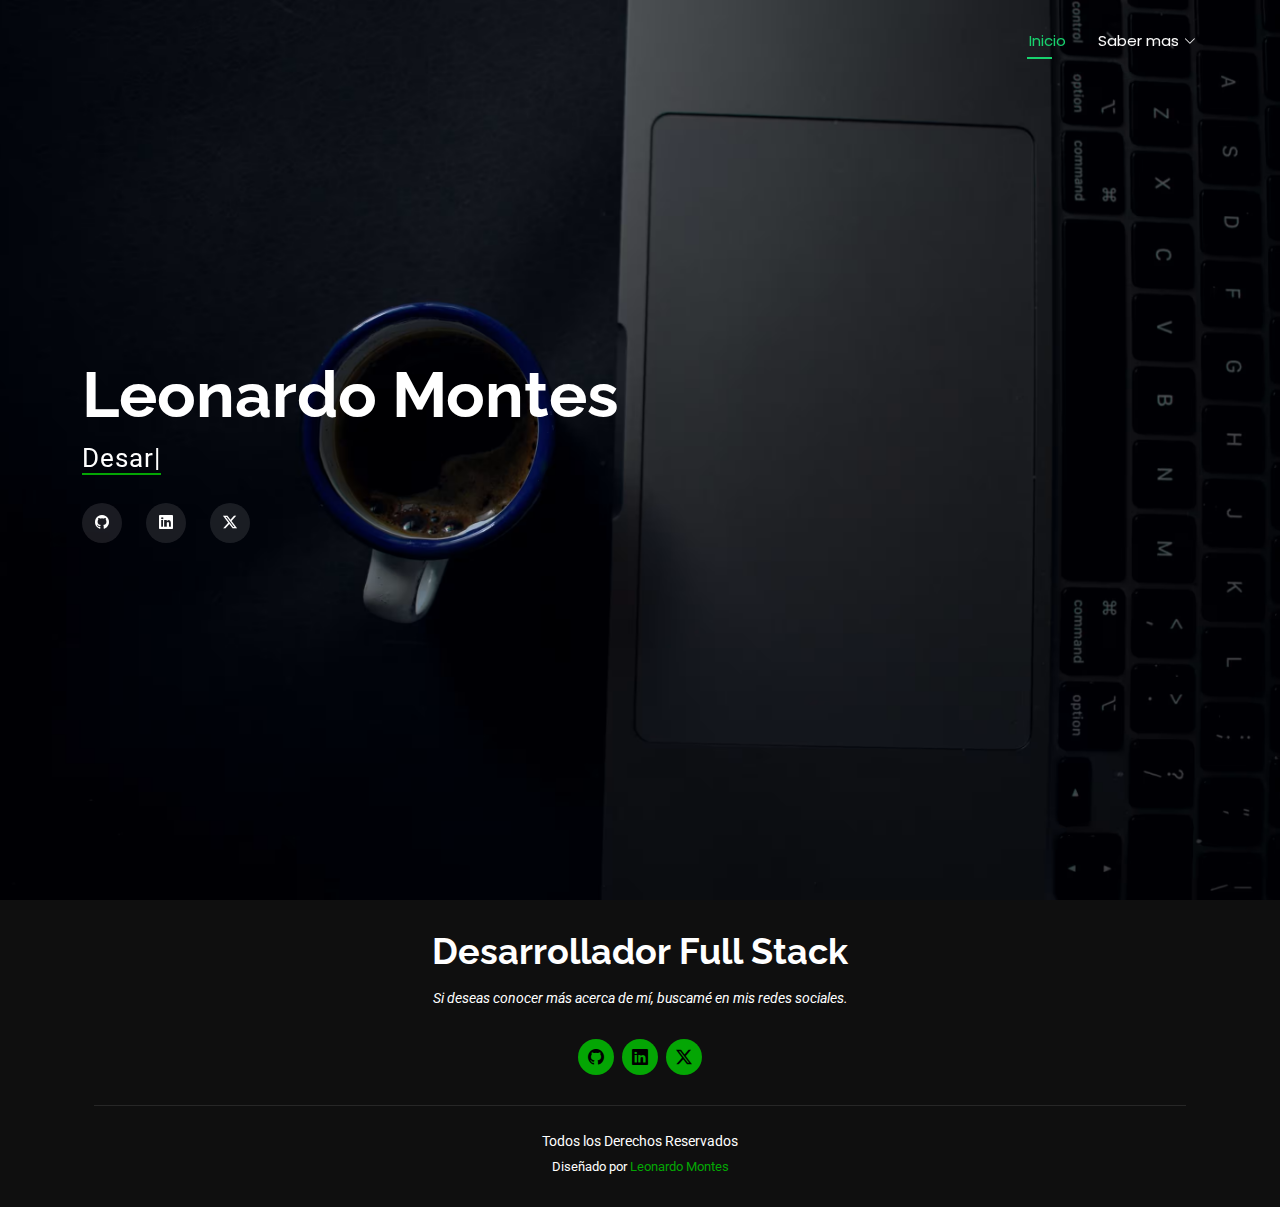
<file: index.html>
<!DOCTYPE html>
<html lang="en">
<head>
    <meta charset="utf-8">
    <meta content="width=device-width, initial-scale=1.0" name="viewport">
    <title>Leonardo Montes</title>
    <meta name="author" content="Leonardo Montes">
    <meta name="description" content="Desarrollador Full Stack 2 años de experiencia Curriculum Vitae">
    <link href="assets/img/favicon.png" rel="icon">
    <link href="assets/vendor/bootstrap/css/bootstrap.min.css" rel="stylesheet">
    <link href="assets/vendor/bootstrap-icons/bootstrap-icons.css" rel="stylesheet">
    <link href="assets/vendor/aos/aos.css" rel="stylesheet">
    <link href="assets/css/main.css" rel="stylesheet">
    <link href="https://fonts.googleapis.com" rel="preconnect">
    <link href="https://fonts.gstatic.com" rel="preconnect" crossorigin>
    <link href="https://fonts.googleapis.com/css2?family=Roboto:ital,wght@0,100;0,300;0,400;0,500;0,700;0,900;1,100;1,300;1,400;1,500;1,700;1,900&family=Poppins:ital,wght@0,100;0,200;0,300;0,400;0,500;0,600;0,700;0,800;0,900;1,100;1,200;1,300;1,400;1,500;1,600;1,700;1,800;1,900&family=Raleway:ital,wght@0,100;0,200;0,300;0,400;0,500;0,600;0,700;0,800;0,900;1,100;1,200;1,300;1,400;1,500;1,600;1,700;1,800;1,900&display=swap"
          rel="stylesheet">
</head>
<body class="index-page">
<header id="header" class="header d-flex align-items-center fixed-top">
    <div class="container-fluid container-xl position-relative d-flex align-items-center justify-content-between">
        <a href="index.html" class="logo d-flex align-items-center" aria-label="inicio"></a>
        <nav id="navmenu" class="navmenu">
            <ul>
                <li><a href="index.html" class="active" aria-label="inicio">Inicio</a></li>
                <li class="dropdown"><a href="#"><span>Saber mas</span> <i
                        class="bi bi-chevron-down toggle-dropdown"></i></a>
                    <ul>
                        <li><a href="app/acerca.html">Acerca de mí</a></li>
                        <li><a href="app/servicios.html">Servicios</a></li>
                        <li><a href="app/portafolio.html">Portafolio</a></li>
                        <li><a href="app/resume.html">Trayectoria</a></li>
                        <li><a href="app/contacto.html">Contacto</a></li>
                    </ul>
                </li>
            </ul>
            <i class="mobile-nav-toggle d-xl-none bi bi-list"></i>
        </nav>
    </div>
</header>
<main class="main">
    <section id="hero" class="hero section dark-background">
        <img src="assets/img/prueba2.avif" alt="" data-aos="fade-in">
        <div class="container" data-aos="zoom-out" data-aos-delay="100">
            <h2>Leonardo Montes</h2>
            <p><span class="typed" data-typed-items="Desarrollador, Full Stack, Freelance"></span><span
                    class="typed-cursor typed-cursor--blink"></span></p>
            <div class="social-links">
                <a href="https://github.com/LFMG1993" target="_blank" aria-label="github"><i class="bi bi-github"></i></a>
                <a href="https://linkedin.com/in/lfmg1993" target="_blank" aria-label="linkedin"><i class="bi bi-linkedin"></i></a>
                <a href="https://x.com/LFMG1993" target="_blank" aria-label="twitter x"><i class="bi bi-twitter-x"></i></a>
            </div>
        </div>
    </section>
</main>
<footer id="footer" class="footer dark-background">
    <div class="container">
        <h3 class="sitename">Desarrollador Full Stack</h3>
        <p>Si deseas conocer más acerca de mí, buscamé en mis redes sociales.</p>
        <div class="social-links d-flex justify-content-center">
            <a href="https://github.com/LFMG1993" target="_blank" aria-label="github"><i class="bi bi-github"></i></a>
            <a href="https://linkedin.com/in/lfmg1993" target="_blank" aria-label="linkedin"><i class="bi bi-linkedin"></i></a>
            <a href="https://x.com/LFMG1993" target="_blank"><i class="bi bi-twitter-x" aria-label="twitter x"></i></a>
        </div>
        <div class="container">
            <div class="copyright">
                <span>Todos los Derechos Reservados</span>
            </div>
            <div class="credits">
                Diseñado por <a href="https://github.com/LFMG1993" target="_blank">Leonardo Montes</a>
            </div>
        </div>
    </div>
</footer>
<a href="#" id="scroll-top" class="scroll-top d-flex align-items-center justify-content-center"><i
        class="bi bi-arrow-up-short"></i></a>
<div id="preloader"></div>
<script src="assets/vendor/bootstrap/js/bootstrap.bundle.min.js"></script>
<script src="assets/vendor/php-email-form/validate.js"></script>
<script src="assets/vendor/aos/aos.js"></script>
<script src="assets/vendor/typed.js/typed.umd.js"></script>
<script src="assets/vendor/purecounter/purecounter_vanilla.js"></script>
<script src="assets/vendor/glightbox/js/glightbox.js"></script>
<script src="assets/js/main.js"></script>
</body>
</html>
</file>
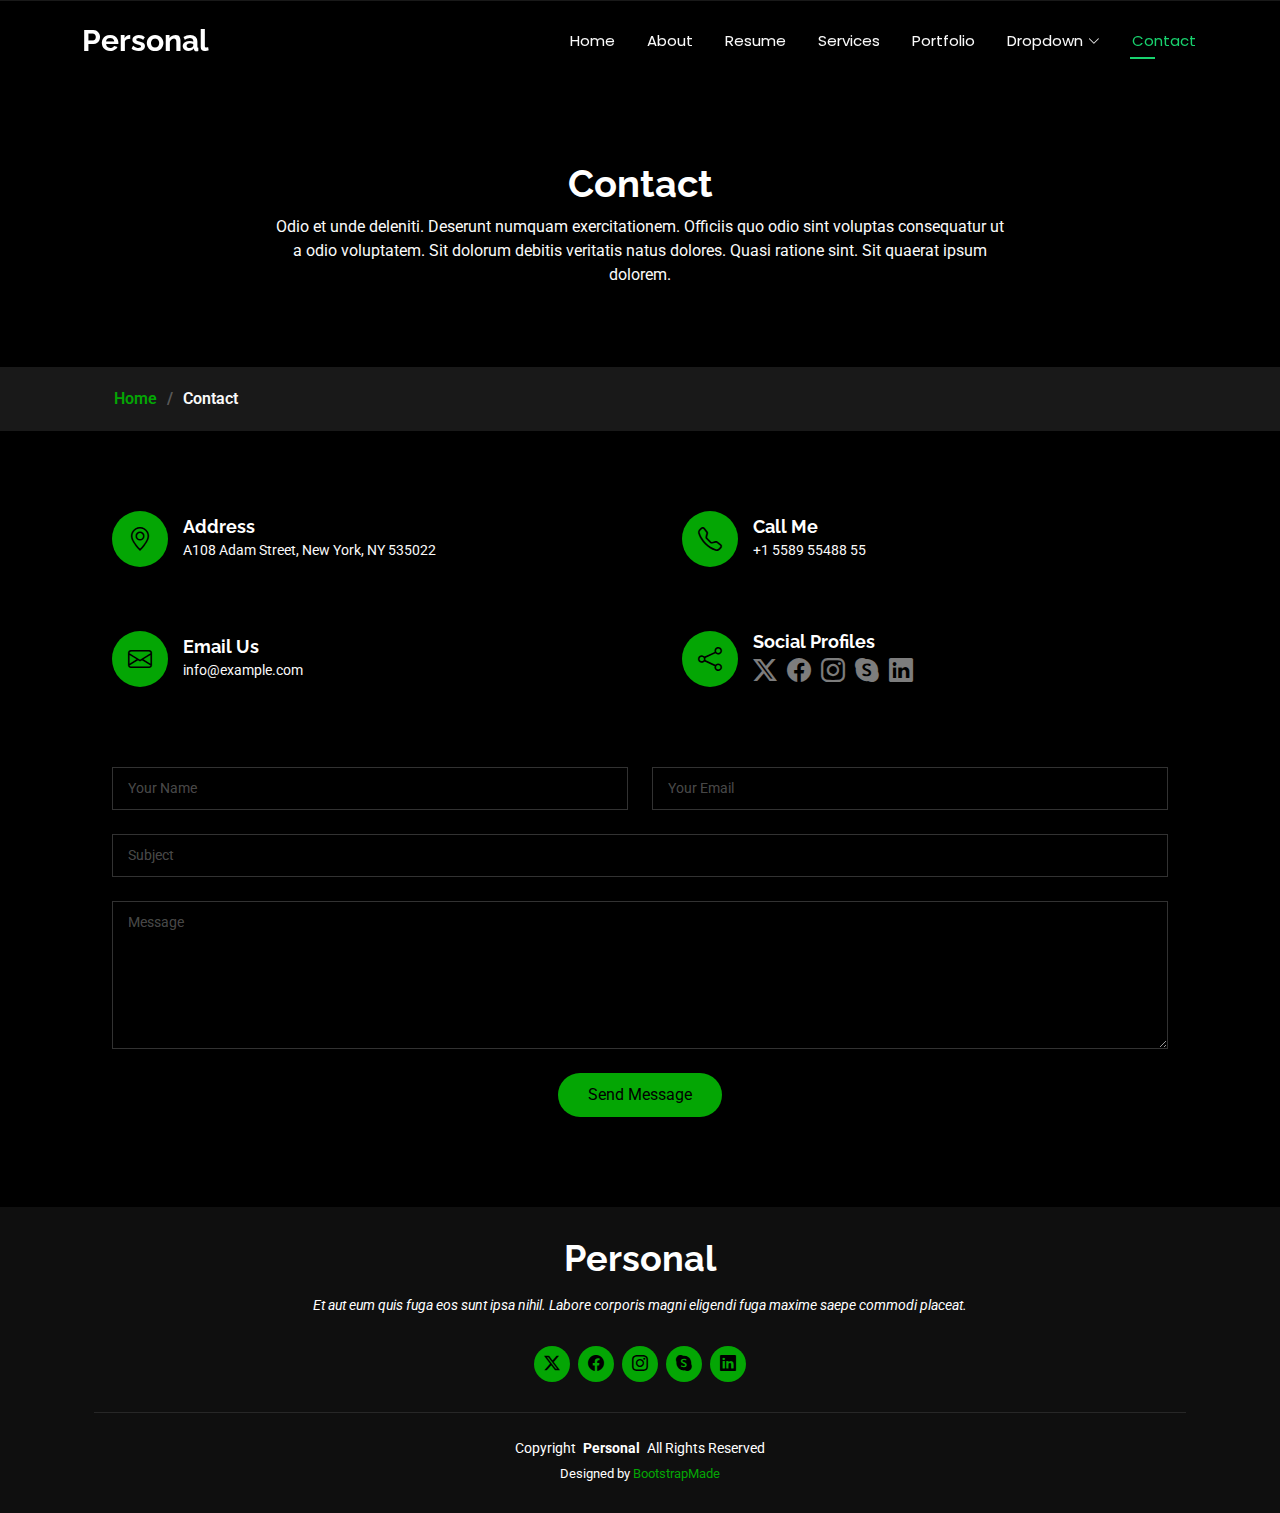
<file: contact.html>
<!DOCTYPE html>
<html lang="en">

<head>
  <meta charset="utf-8">
  <meta content="width=device-width, initial-scale=1.0" name="viewport">
  <title>Contact - Personal Bootstrap Template</title>
  <meta name="description" content="">
  <meta name="keywords" content="">

  <!-- Favicons -->
  <link href="assets/img/favicon.png" rel="icon">
  <link href="assets/img/apple-touch-icon.png" rel="apple-touch-icon">

  <!-- Fonts -->
  <link href="https://fonts.googleapis.com" rel="preconnect">
  <link href="https://fonts.gstatic.com" rel="preconnect" crossorigin>
  <link href="https://fonts.googleapis.com/css2?family=Roboto:ital,wght@0,100;0,300;0,400;0,500;0,700;0,900;1,100;1,300;1,400;1,500;1,700;1,900&family=Poppins:ital,wght@0,100;0,200;0,300;0,400;0,500;0,600;0,700;0,800;0,900;1,100;1,200;1,300;1,400;1,500;1,600;1,700;1,800;1,900&family=Raleway:ital,wght@0,100;0,200;0,300;0,400;0,500;0,600;0,700;0,800;0,900;1,100;1,200;1,300;1,400;1,500;1,600;1,700;1,800;1,900&display=swap" rel="stylesheet">

  <!-- Vendor CSS Files -->
  <link href="assets/vendor/bootstrap/css/bootstrap.min.css" rel="stylesheet">
  <link href="assets/vendor/bootstrap-icons/bootstrap-icons.css" rel="stylesheet">
  <link href="assets/vendor/aos/aos.css" rel="stylesheet">
  <link href="assets/vendor/swiper/swiper-bundle.min.css" rel="stylesheet">
  <link href="assets/vendor/glightbox/css/glightbox.min.css" rel="stylesheet">

  <!-- Main CSS File -->
  <link href="assets/css/main.css" rel="stylesheet">

  <!-- =======================================================
  * Template Name: Personal
  * Template URL: https://bootstrapmade.com/personal-free-resume-bootstrap-template/
  * Updated: Aug 07 2024 with Bootstrap v5.3.3
  * Author: BootstrapMade.com
  * License: https://bootstrapmade.com/license/
  ======================================================== -->
</head>

<body class="contact-page">

  <header id="header" class="header d-flex align-items-center fixed-top">
    <div class="container-fluid container-xl position-relative d-flex align-items-center justify-content-between">

      <a href="index.html" class="logo d-flex align-items-center">
        <!-- Uncomment the line below if you also wish to use an image logo -->
        <!-- <img src="assets/img/logo.png" alt=""> -->
        <h1 class="sitename">Personal</h1>
      </a>

      <nav id="navmenu" class="navmenu">
        <ul>
          <li><a href="index.html">Home</a></li>
          <li><a href="about.html">About</a></li>
          <li><a href="resume.html">Resume</a></li>
          <li><a href="services.html">Services</a></li>
          <li><a href="portfolio.html">Portfolio</a></li>
          <li class="dropdown"><a href="#"><span>Dropdown</span> <i class="bi bi-chevron-down toggle-dropdown"></i></a>
            <ul>
              <li><a href="#">Dropdown 1</a></li>
              <li class="dropdown"><a href="#"><span>Deep Dropdown</span> <i class="bi bi-chevron-down toggle-dropdown"></i></a>
                <ul>
                  <li><a href="#">Deep Dropdown 1</a></li>
                  <li><a href="#">Deep Dropdown 2</a></li>
                  <li><a href="#">Deep Dropdown 3</a></li>
                  <li><a href="#">Deep Dropdown 4</a></li>
                  <li><a href="#">Deep Dropdown 5</a></li>
                </ul>
              </li>
              <li><a href="#">Dropdown 2</a></li>
              <li><a href="#">Dropdown 3</a></li>
              <li><a href="#">Dropdown 4</a></li>
            </ul>
          </li>
          <li><a href="contact.html" class="active">Contact</a></li>
        </ul>
        <i class="mobile-nav-toggle d-xl-none bi bi-list"></i>
      </nav>

    </div>
  </header>

  <main class="main">

    <!-- Page Title -->
    <div class="page-title" data-aos="fade">
      <div class="heading">
        <div class="container">
          <div class="row d-flex justify-content-center text-center">
            <div class="col-lg-8">
              <h1>Contact</h1>
              <p class="mb-0">Odio et unde deleniti. Deserunt numquam exercitationem. Officiis quo odio sint voluptas consequatur ut a odio voluptatem. Sit dolorum debitis veritatis natus dolores. Quasi ratione sint. Sit quaerat ipsum dolorem.</p>
            </div>
          </div>
        </div>
      </div>
      <nav class="breadcrumbs">
        <div class="container">
          <ol>
            <li><a href="index.html">Home</a></li>
            <li class="current">Contact</li>
          </ol>
        </div>
      </nav>
    </div><!-- End Page Title -->

    <!-- Contact Section -->
    <section id="contact" class="contact section">

      <div class="container" data-aos="fade-up" data-aos-delay="100">

        <div class="row gy-4">

          <div class="col-md-6">
            <div class="info-item d-flex align-items-center" data-aos="fade-up" data-aos-delay="200">
              <i class="icon bi bi-geo-alt flex-shrink-0"></i>
              <div>
                <h3>Address</h3>
                <p>A108 Adam Street, New York, NY 535022</p>
              </div>
            </div>
          </div><!-- End Info Item -->

          <div class="col-md-6">
            <div class="info-item d-flex align-items-center" data-aos="fade-up" data-aos-delay="300">
              <i class="icon bi bi-telephone flex-shrink-0"></i>
              <div>
                <h3>Call Me</h3>
                <p>+1 5589 55488 55</p>
              </div>
            </div>
          </div><!-- End Info Item -->

          <div class="col-md-6">
            <div class="info-item d-flex align-items-center" data-aos="fade-up" data-aos-delay="400">
              <i class="icon bi bi-envelope flex-shrink-0"></i>
              <div>
                <h3>Email Us</h3>
                <p>info@example.com</p>
              </div>
            </div>
          </div><!-- End Info Item -->

          <div class="col-md-6">
            <div class="info-item d-flex align-items-center" data-aos="fade-up" data-aos-delay="500">
              <i class="icon bi bi-share flex-shrink-0"></i>
              <div>
                <h3>Social Profiles</h3>
                <div class="social-links">
                  <a href="#"><i class="bi bi-twitter-x"></i></a>
                  <a href="#"><i class="bi bi-facebook"></i></a>
                  <a href="#"><i class="bi bi-instagram"></i></a>
                  <a href="#"><i class="bi bi-skype"></i></a>
                  <a href="#"><i class="bi bi-linkedin"></i></a>
                </div>
              </div>
            </div>
          </div><!-- End Info Item -->

        </div>

        <form action="forms/contact.php" method="post" class="php-email-form" data-aos="fade-up" data-aos-delay="600">
          <div class="row gy-4">

            <div class="col-md-6">
              <input type="text" name="name" class="form-control" placeholder="Your Name" required="">
            </div>

            <div class="col-md-6 ">
              <input type="email" class="form-control" name="email" placeholder="Your Email" required="">
            </div>

            <div class="col-md-12">
              <input type="text" class="form-control" name="subject" placeholder="Subject" required="">
            </div>

            <div class="col-md-12">
              <textarea class="form-control" name="message" rows="6" placeholder="Message" required=""></textarea>
            </div>

            <div class="col-md-12 text-center">
              <div class="loading">Loading</div>
              <div class="error-message"></div>
              <div class="sent-message">Your message has been sent. Thank you!</div>

              <button type="submit">Send Message</button>
            </div>

          </div>
        </form><!-- End Contact Form -->

      </div>

    </section><!-- /Contact Section -->

  </main>

  <footer id="footer" class="footer dark-background">
    <div class="container">
      <h3 class="sitename">Personal</h3>
      <p>Et aut eum quis fuga eos sunt ipsa nihil. Labore corporis magni eligendi fuga maxime saepe commodi placeat.</p>
      <div class="social-links d-flex justify-content-center">
        <a href=""><i class="bi bi-twitter-x"></i></a>
        <a href=""><i class="bi bi-facebook"></i></a>
        <a href=""><i class="bi bi-instagram"></i></a>
        <a href=""><i class="bi bi-skype"></i></a>
        <a href=""><i class="bi bi-linkedin"></i></a>
      </div>
      <div class="container">
        <div class="copyright">
          <span>Copyright</span> <strong class="px-1 sitename">Personal</strong> <span>All Rights Reserved</span>
        </div>
        <div class="credits">
          <!-- All the links in the footer should remain intact. -->
          <!-- You can delete the links only if you've purchased the pro version. -->
          <!-- Licensing information: https://bootstrapmade.com/license/ -->
          <!-- Purchase the pro version with working PHP/AJAX contact form: [buy-url] -->
          Designed by <a href="https://bootstrapmade.com/">BootstrapMade</a>
        </div>
      </div>
    </div>
  </footer>

  <!-- Scroll Top -->
  <a href="#" id="scroll-top" class="scroll-top d-flex align-items-center justify-content-center"><i class="bi bi-arrow-up-short"></i></a>

  <!-- Preloader -->
  <div id="preloader"></div>

  <!-- Vendor JS Files -->
  <script src="assets/vendor/bootstrap/js/bootstrap.bundle.min.js"></script>
  <script src="assets/vendor/php-email-form/validate.js"></script>
  <script src="assets/vendor/aos/aos.js"></script>
  <script src="assets/vendor/typed.js/typed.umd.js"></script>
  <script src="assets/vendor/purecounter/purecounter_vanilla.js"></script>
  <script src="assets/vendor/waypoints/noframework.waypoints.js"></script>
  <script src="assets/vendor/swiper/swiper-bundle.min.js"></script>
  <script src="assets/vendor/glightbox/js/glightbox.min.js"></script>
  <script src="assets/vendor/imagesloaded/imagesloaded.pkgd.min.js"></script>
  <script src="assets/vendor/isotope-layout/isotope.pkgd.min.js"></script>

  <!-- Main JS File -->
  <script src="assets/js/main.js"></script>

</body>

</html>
</file>
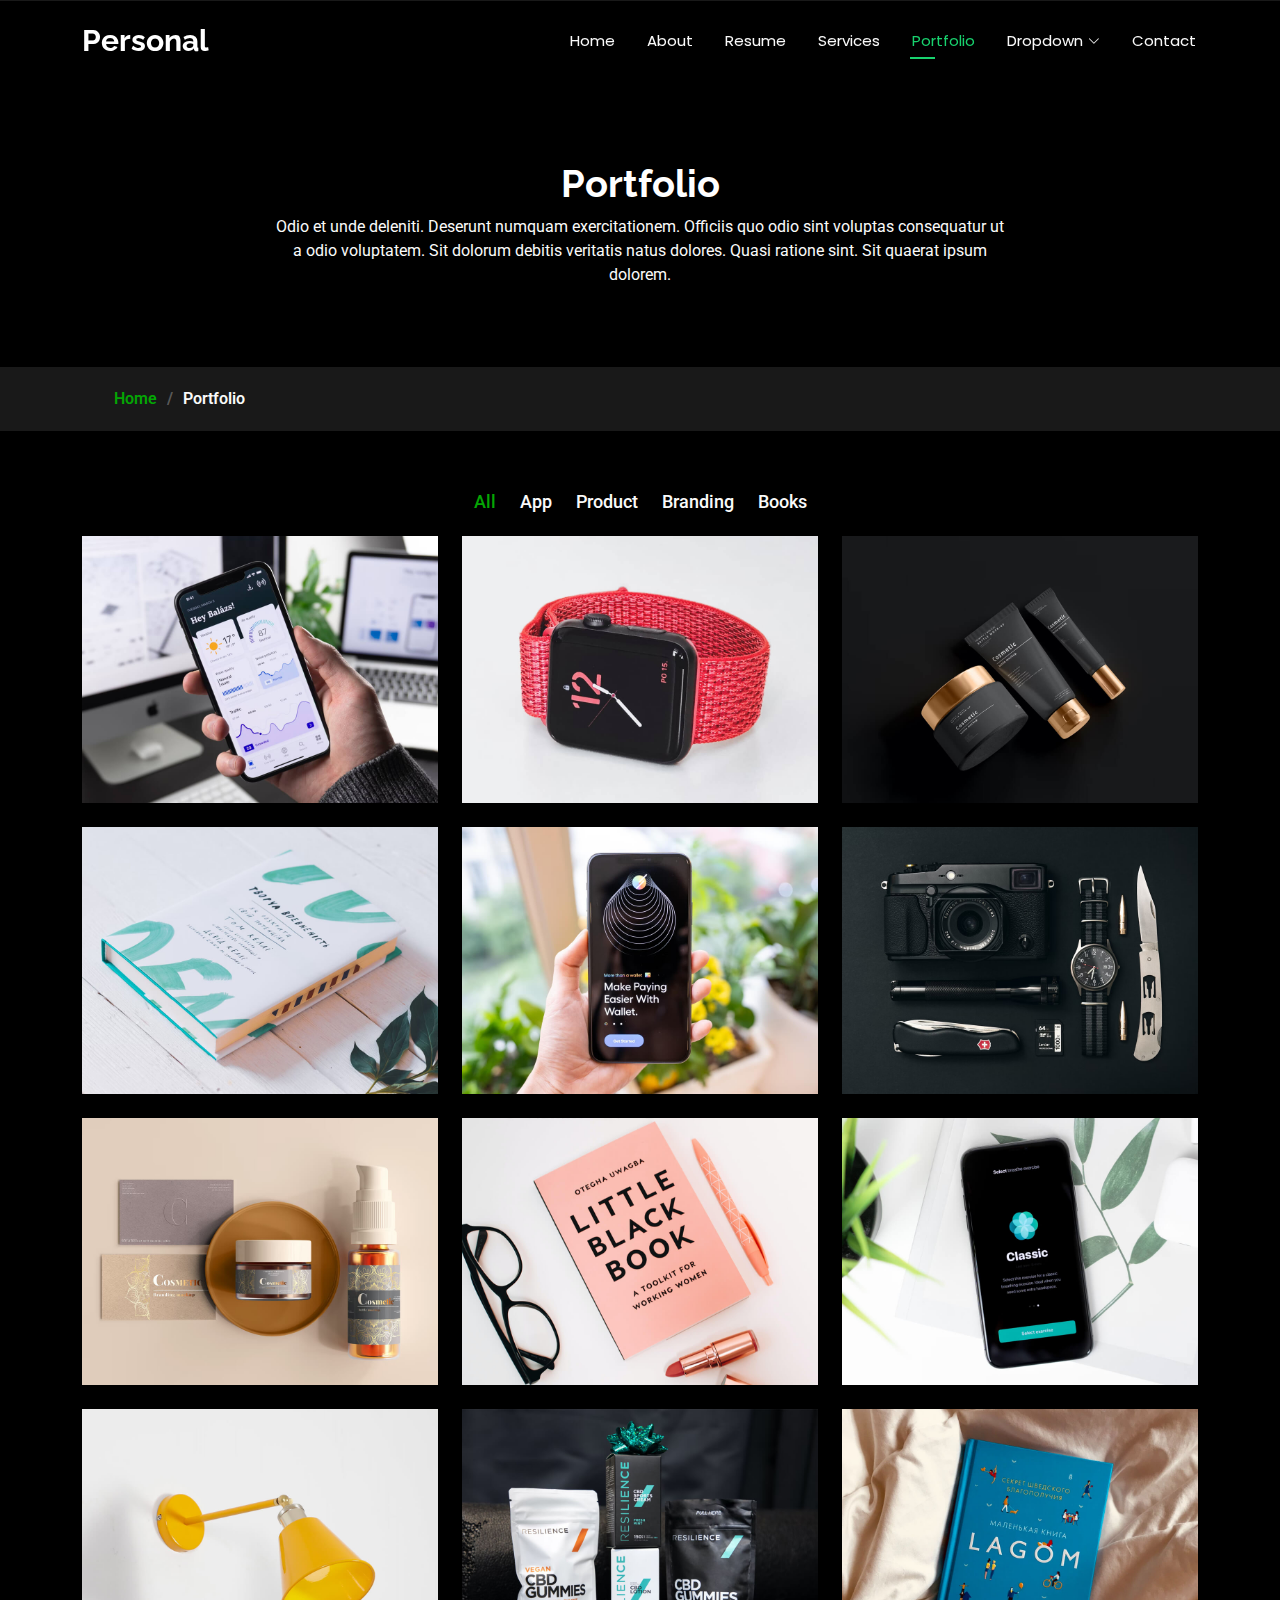
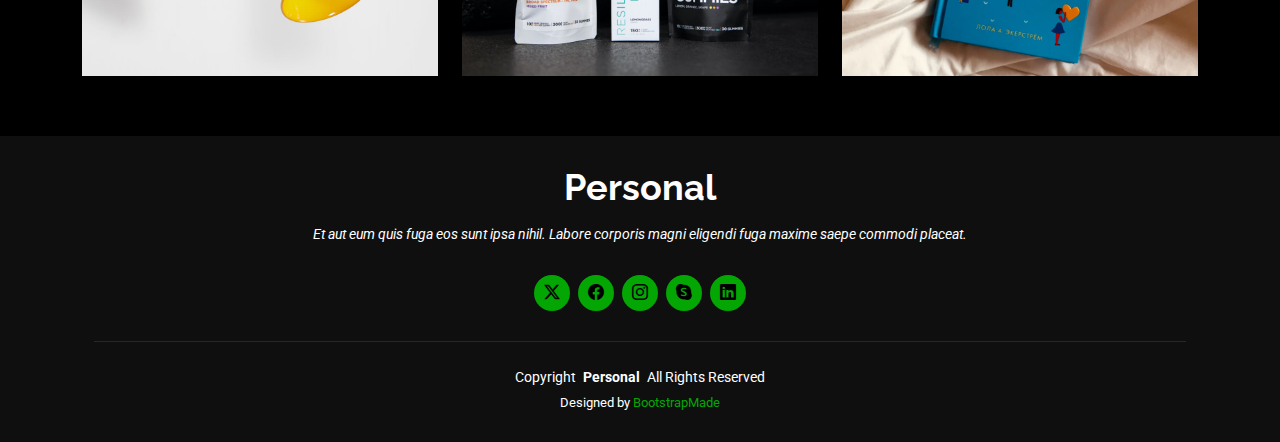
<file: portfolio.html>
<!DOCTYPE html>
<html lang="en">

<head>
  <meta charset="utf-8">
  <meta content="width=device-width, initial-scale=1.0" name="viewport">
  <title>Portfolio - Personal Bootstrap Template</title>
  <meta name="description" content="">
  <meta name="keywords" content="">

  <!-- Favicons -->
  <link href="assets/img/favicon.png" rel="icon">
  <link href="assets/img/apple-touch-icon.png" rel="apple-touch-icon">

  <!-- Fonts -->
  <link href="https://fonts.googleapis.com" rel="preconnect">
  <link href="https://fonts.gstatic.com" rel="preconnect" crossorigin>
  <link href="https://fonts.googleapis.com/css2?family=Roboto:ital,wght@0,100;0,300;0,400;0,500;0,700;0,900;1,100;1,300;1,400;1,500;1,700;1,900&family=Poppins:ital,wght@0,100;0,200;0,300;0,400;0,500;0,600;0,700;0,800;0,900;1,100;1,200;1,300;1,400;1,500;1,600;1,700;1,800;1,900&family=Raleway:ital,wght@0,100;0,200;0,300;0,400;0,500;0,600;0,700;0,800;0,900;1,100;1,200;1,300;1,400;1,500;1,600;1,700;1,800;1,900&display=swap" rel="stylesheet">

  <!-- Vendor CSS Files -->
  <link href="assets/vendor/bootstrap/css/bootstrap.min.css" rel="stylesheet">
  <link href="assets/vendor/bootstrap-icons/bootstrap-icons.css" rel="stylesheet">
  <link href="assets/vendor/aos/aos.css" rel="stylesheet">
  <link href="assets/vendor/swiper/swiper-bundle.min.css" rel="stylesheet">
  <link href="assets/vendor/glightbox/css/glightbox.min.css" rel="stylesheet">

  <!-- Main CSS File -->
  <link href="assets/css/main.css" rel="stylesheet">

  <!-- =======================================================
  * Template Name: Personal
  * Template URL: https://bootstrapmade.com/personal-free-resume-bootstrap-template/
  * Updated: Aug 07 2024 with Bootstrap v5.3.3
  * Author: BootstrapMade.com
  * License: https://bootstrapmade.com/license/
  ======================================================== -->
</head>

<body class="portfolio-page">

  <header id="header" class="header d-flex align-items-center fixed-top">
    <div class="container-fluid container-xl position-relative d-flex align-items-center justify-content-between">

      <a href="index.html" class="logo d-flex align-items-center">
        <!-- Uncomment the line below if you also wish to use an image logo -->
        <!-- <img src="assets/img/logo.png" alt=""> -->
        <h1 class="sitename">Personal</h1>
      </a>

      <nav id="navmenu" class="navmenu">
        <ul>
          <li><a href="index.html">Home</a></li>
          <li><a href="about.html">About</a></li>
          <li><a href="resume.html">Resume</a></li>
          <li><a href="services.html">Services</a></li>
          <li><a href="portfolio.html" class="active">Portfolio</a></li>
          <li class="dropdown"><a href="#"><span>Dropdown</span> <i class="bi bi-chevron-down toggle-dropdown"></i></a>
            <ul>
              <li><a href="#">Dropdown 1</a></li>
              <li class="dropdown"><a href="#"><span>Deep Dropdown</span> <i class="bi bi-chevron-down toggle-dropdown"></i></a>
                <ul>
                  <li><a href="#">Deep Dropdown 1</a></li>
                  <li><a href="#">Deep Dropdown 2</a></li>
                  <li><a href="#">Deep Dropdown 3</a></li>
                  <li><a href="#">Deep Dropdown 4</a></li>
                  <li><a href="#">Deep Dropdown 5</a></li>
                </ul>
              </li>
              <li><a href="#">Dropdown 2</a></li>
              <li><a href="#">Dropdown 3</a></li>
              <li><a href="#">Dropdown 4</a></li>
            </ul>
          </li>
          <li><a href="contact.html">Contact</a></li>
        </ul>
        <i class="mobile-nav-toggle d-xl-none bi bi-list"></i>
      </nav>

    </div>
  </header>

  <main class="main">

    <!-- Page Title -->
    <div class="page-title" data-aos="fade">
      <div class="heading">
        <div class="container">
          <div class="row d-flex justify-content-center text-center">
            <div class="col-lg-8">
              <h1>Portfolio</h1>
              <p class="mb-0">Odio et unde deleniti. Deserunt numquam exercitationem. Officiis quo odio sint voluptas consequatur ut a odio voluptatem. Sit dolorum debitis veritatis natus dolores. Quasi ratione sint. Sit quaerat ipsum dolorem.</p>
            </div>
          </div>
        </div>
      </div>
      <nav class="breadcrumbs">
        <div class="container">
          <ol>
            <li><a href="index.html">Home</a></li>
            <li class="current">Portfolio</li>
          </ol>
        </div>
      </nav>
    </div><!-- End Page Title -->

    <!-- Portfolio Section -->
    <section id="portfolio" class="portfolio section">

      <div class="container">

        <div class="isotope-layout" data-default-filter="*" data-layout="masonry" data-sort="original-order">

          <ul class="portfolio-filters isotope-filters" data-aos="fade-up" data-aos-delay="100">
            <li data-filter="*" class="filter-active">All</li>
            <li data-filter=".filter-app">App</li>
            <li data-filter=".filter-product">Product</li>
            <li data-filter=".filter-branding">Branding</li>
            <li data-filter=".filter-books">Books</li>
          </ul><!-- End Portfolio Filters -->

          <div class="row gy-4 isotope-container" data-aos="fade-up" data-aos-delay="200">

            <div class="col-lg-4 col-md-6 portfolio-item isotope-item filter-app">
              <div class="portfolio-content h-100">
                <img src="assets/img/portfolio/app-1.jpg" class="img-fluid" alt="">
                <div class="portfolio-info">
                  <h4>App 1</h4>
                  <p>Lorem ipsum, dolor sit amet consectetur</p>
                  <a href="assets/img/portfolio/app-1.jpg" title="App 1" data-gallery="portfolio-gallery-app" class="glightbox preview-link"><i class="bi bi-zoom-in"></i></a>
                  <a href="portfolio-details.html" title="More Details" class="details-link"><i class="bi bi-link-45deg"></i></a>
                </div>
              </div>
            </div><!-- End Portfolio Item -->

            <div class="col-lg-4 col-md-6 portfolio-item isotope-item filter-product">
              <div class="portfolio-content h-100">
                <img src="assets/img/portfolio/product-1.jpg" class="img-fluid" alt="">
                <div class="portfolio-info">
                  <h4>Product 1</h4>
                  <p>Lorem ipsum, dolor sit amet consectetur</p>
                  <a href="assets/img/portfolio/product-1.jpg" title="Product 1" data-gallery="portfolio-gallery-product" class="glightbox preview-link"><i class="bi bi-zoom-in"></i></a>
                  <a href="portfolio-details.html" title="More Details" class="details-link"><i class="bi bi-link-45deg"></i></a>
                </div>
              </div>
            </div><!-- End Portfolio Item -->

            <div class="col-lg-4 col-md-6 portfolio-item isotope-item filter-branding">
              <div class="portfolio-content h-100">
                <img src="assets/img/portfolio/branding-1.jpg" class="img-fluid" alt="">
                <div class="portfolio-info">
                  <h4>Branding 1</h4>
                  <p>Lorem ipsum, dolor sit amet consectetur</p>
                  <a href="assets/img/portfolio/branding-1.jpg" title="Branding 1" data-gallery="portfolio-gallery-branding" class="glightbox preview-link"><i class="bi bi-zoom-in"></i></a>
                  <a href="portfolio-details.html" title="More Details" class="details-link"><i class="bi bi-link-45deg"></i></a>
                </div>
              </div>
            </div><!-- End Portfolio Item -->

            <div class="col-lg-4 col-md-6 portfolio-item isotope-item filter-books">
              <div class="portfolio-content h-100">
                <img src="assets/img/portfolio/books-1.jpg" class="img-fluid" alt="">
                <div class="portfolio-info">
                  <h4>Books 1</h4>
                  <p>Lorem ipsum, dolor sit amet consectetur</p>
                  <a href="assets/img/portfolio/books-1.jpg" title="Branding 1" data-gallery="portfolio-gallery-book" class="glightbox preview-link"><i class="bi bi-zoom-in"></i></a>
                  <a href="portfolio-details.html" title="More Details" class="details-link"><i class="bi bi-link-45deg"></i></a>
                </div>
              </div>
            </div><!-- End Portfolio Item -->

            <div class="col-lg-4 col-md-6 portfolio-item isotope-item filter-app">
              <div class="portfolio-content h-100">
                <img src="assets/img/portfolio/app-2.jpg" class="img-fluid" alt="">
                <div class="portfolio-info">
                  <h4>App 2</h4>
                  <p>Lorem ipsum, dolor sit amet consectetur</p>
                  <a href="assets/img/portfolio/app-2.jpg" title="App 2" data-gallery="portfolio-gallery-app" class="glightbox preview-link"><i class="bi bi-zoom-in"></i></a>
                  <a href="portfolio-details.html" title="More Details" class="details-link"><i class="bi bi-link-45deg"></i></a>
                </div>
              </div>
            </div><!-- End Portfolio Item -->

            <div class="col-lg-4 col-md-6 portfolio-item isotope-item filter-product">
              <div class="portfolio-content h-100">
                <img src="assets/img/portfolio/product-2.jpg" class="img-fluid" alt="">
                <div class="portfolio-info">
                  <h4>Product 2</h4>
                  <p>Lorem ipsum, dolor sit amet consectetur</p>
                  <a href="assets/img/portfolio/product-2.jpg" title="Product 2" data-gallery="portfolio-gallery-product" class="glightbox preview-link"><i class="bi bi-zoom-in"></i></a>
                  <a href="portfolio-details.html" title="More Details" class="details-link"><i class="bi bi-link-45deg"></i></a>
                </div>
              </div>
            </div><!-- End Portfolio Item -->

            <div class="col-lg-4 col-md-6 portfolio-item isotope-item filter-branding">
              <div class="portfolio-content h-100">
                <img src="assets/img/portfolio/branding-2.jpg" class="img-fluid" alt="">
                <div class="portfolio-info">
                  <h4>Branding 2</h4>
                  <p>Lorem ipsum, dolor sit amet consectetur</p>
                  <a href="assets/img/portfolio/branding-2.jpg" title="Branding 2" data-gallery="portfolio-gallery-branding" class="glightbox preview-link"><i class="bi bi-zoom-in"></i></a>
                  <a href="portfolio-details.html" title="More Details" class="details-link"><i class="bi bi-link-45deg"></i></a>
                </div>
              </div>
            </div><!-- End Portfolio Item -->

            <div class="col-lg-4 col-md-6 portfolio-item isotope-item filter-books">
              <div class="portfolio-content h-100">
                <img src="assets/img/portfolio/books-2.jpg" class="img-fluid" alt="">
                <div class="portfolio-info">
                  <h4>Books 2</h4>
                  <p>Lorem ipsum, dolor sit amet consectetur</p>
                  <a href="assets/img/portfolio/books-2.jpg" title="Branding 2" data-gallery="portfolio-gallery-book" class="glightbox preview-link"><i class="bi bi-zoom-in"></i></a>
                  <a href="portfolio-details.html" title="More Details" class="details-link"><i class="bi bi-link-45deg"></i></a>
                </div>
              </div>
            </div><!-- End Portfolio Item -->

            <div class="col-lg-4 col-md-6 portfolio-item isotope-item filter-app">
              <div class="portfolio-content h-100">
                <img src="assets/img/portfolio/app-3.jpg" class="img-fluid" alt="">
                <div class="portfolio-info">
                  <h4>App 3</h4>
                  <p>Lorem ipsum, dolor sit amet consectetur</p>
                  <a href="assets/img/portfolio/app-3.jpg" title="App 3" data-gallery="portfolio-gallery-app" class="glightbox preview-link"><i class="bi bi-zoom-in"></i></a>
                  <a href="portfolio-details.html" title="More Details" class="details-link"><i class="bi bi-link-45deg"></i></a>
                </div>
              </div>
            </div><!-- End Portfolio Item -->

            <div class="col-lg-4 col-md-6 portfolio-item isotope-item filter-product">
              <div class="portfolio-content h-100">
                <img src="assets/img/portfolio/product-3.jpg" class="img-fluid" alt="">
                <div class="portfolio-info">
                  <h4>Product 3</h4>
                  <p>Lorem ipsum, dolor sit amet consectetur</p>
                  <a href="assets/img/portfolio/product-3.jpg" title="Product 3" data-gallery="portfolio-gallery-product" class="glightbox preview-link"><i class="bi bi-zoom-in"></i></a>
                  <a href="portfolio-details.html" title="More Details" class="details-link"><i class="bi bi-link-45deg"></i></a>
                </div>
              </div>
            </div><!-- End Portfolio Item -->

            <div class="col-lg-4 col-md-6 portfolio-item isotope-item filter-branding">
              <div class="portfolio-content h-100">
                <img src="assets/img/portfolio/branding-3.jpg" class="img-fluid" alt="">
                <div class="portfolio-info">
                  <h4>Branding 3</h4>
                  <p>Lorem ipsum, dolor sit amet consectetur</p>
                  <a href="assets/img/portfolio/branding-3.jpg" title="Branding 2" data-gallery="portfolio-gallery-branding" class="glightbox preview-link"><i class="bi bi-zoom-in"></i></a>
                  <a href="portfolio-details.html" title="More Details" class="details-link"><i class="bi bi-link-45deg"></i></a>
                </div>
              </div>
            </div><!-- End Portfolio Item -->

            <div class="col-lg-4 col-md-6 portfolio-item isotope-item filter-books">
              <div class="portfolio-content h-100">
                <img src="assets/img/portfolio/books-3.jpg" class="img-fluid" alt="">
                <div class="portfolio-info">
                  <h4>Books 3</h4>
                  <p>Lorem ipsum, dolor sit amet consectetur</p>
                  <a href="assets/img/portfolio/books-3.jpg" title="Branding 3" data-gallery="portfolio-gallery-book" class="glightbox preview-link"><i class="bi bi-zoom-in"></i></a>
                  <a href="portfolio-details.html" title="More Details" class="details-link"><i class="bi bi-link-45deg"></i></a>
                </div>
              </div>
            </div><!-- End Portfolio Item -->

          </div><!-- End Portfolio Container -->

        </div>

      </div>

    </section><!-- /Portfolio Section -->

  </main>

  <footer id="footer" class="footer dark-background">
    <div class="container">
      <h3 class="sitename">Personal</h3>
      <p>Et aut eum quis fuga eos sunt ipsa nihil. Labore corporis magni eligendi fuga maxime saepe commodi placeat.</p>
      <div class="social-links d-flex justify-content-center">
        <a href=""><i class="bi bi-twitter-x"></i></a>
        <a href=""><i class="bi bi-facebook"></i></a>
        <a href=""><i class="bi bi-instagram"></i></a>
        <a href=""><i class="bi bi-skype"></i></a>
        <a href=""><i class="bi bi-linkedin"></i></a>
      </div>
      <div class="container">
        <div class="copyright">
          <span>Copyright</span> <strong class="px-1 sitename">Personal</strong> <span>All Rights Reserved</span>
        </div>
        <div class="credits">
          <!-- All the links in the footer should remain intact. -->
          <!-- You can delete the links only if you've purchased the pro version. -->
          <!-- Licensing information: https://bootstrapmade.com/license/ -->
          <!-- Purchase the pro version with working PHP/AJAX contact form: [buy-url] -->
          Designed by <a href="https://bootstrapmade.com/">BootstrapMade</a>
        </div>
      </div>
    </div>
  </footer>

  <!-- Scroll Top -->
  <a href="#" id="scroll-top" class="scroll-top d-flex align-items-center justify-content-center"><i class="bi bi-arrow-up-short"></i></a>

  <!-- Preloader -->
  <div id="preloader"></div>

  <!-- Vendor JS Files -->
  <script src="assets/vendor/bootstrap/js/bootstrap.bundle.min.js"></script>
  <script src="assets/vendor/php-email-form/validate.js"></script>
  <script src="assets/vendor/aos/aos.js"></script>
  <script src="assets/vendor/typed.js/typed.umd.js"></script>
  <script src="assets/vendor/purecounter/purecounter_vanilla.js"></script>
  <script src="assets/vendor/waypoints/noframework.waypoints.js"></script>
  <script src="assets/vendor/swiper/swiper-bundle.min.js"></script>
  <script src="assets/vendor/glightbox/js/glightbox.min.js"></script>
  <script src="assets/vendor/imagesloaded/imagesloaded.pkgd.min.js"></script>
  <script src="assets/vendor/isotope-layout/isotope.pkgd.min.js"></script>

  <!-- Main JS File -->
  <script src="assets/js/main.js"></script>

</body>

</html>
</file>
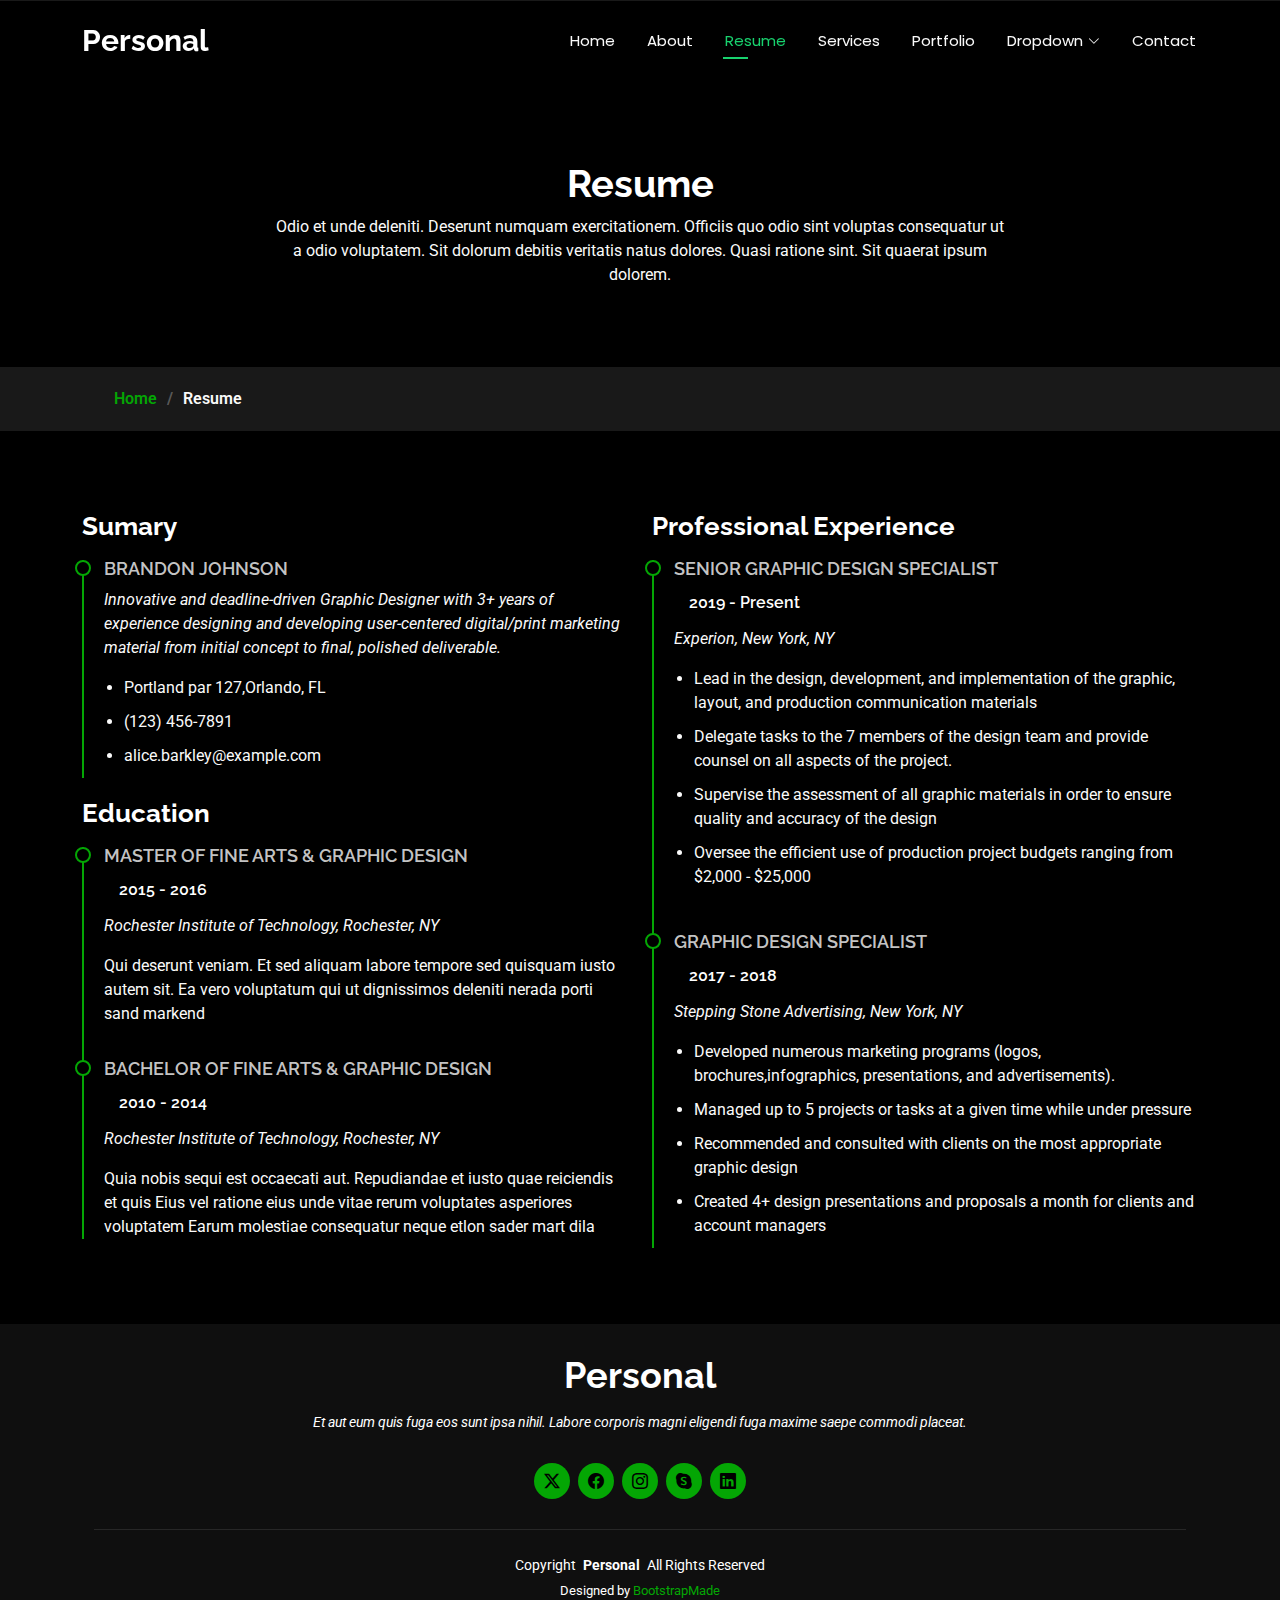
<file: resume.html>
<!DOCTYPE html>
<html lang="en">

<head>
  <meta charset="utf-8">
  <meta content="width=device-width, initial-scale=1.0" name="viewport">
  <title>Resume - Personal Bootstrap Template</title>
  <meta name="description" content="">
  <meta name="keywords" content="">

  <!-- Favicons -->
  <link href="assets/img/favicon.png" rel="icon">
  <link href="assets/img/apple-touch-icon.png" rel="apple-touch-icon">

  <!-- Fonts -->
  <link href="https://fonts.googleapis.com" rel="preconnect">
  <link href="https://fonts.gstatic.com" rel="preconnect" crossorigin>
  <link href="https://fonts.googleapis.com/css2?family=Roboto:ital,wght@0,100;0,300;0,400;0,500;0,700;0,900;1,100;1,300;1,400;1,500;1,700;1,900&family=Poppins:ital,wght@0,100;0,200;0,300;0,400;0,500;0,600;0,700;0,800;0,900;1,100;1,200;1,300;1,400;1,500;1,600;1,700;1,800;1,900&family=Raleway:ital,wght@0,100;0,200;0,300;0,400;0,500;0,600;0,700;0,800;0,900;1,100;1,200;1,300;1,400;1,500;1,600;1,700;1,800;1,900&display=swap" rel="stylesheet">

  <!-- Vendor CSS Files -->
  <link href="assets/vendor/bootstrap/css/bootstrap.min.css" rel="stylesheet">
  <link href="assets/vendor/bootstrap-icons/bootstrap-icons.css" rel="stylesheet">
  <link href="assets/vendor/aos/aos.css" rel="stylesheet">
  <link href="assets/vendor/swiper/swiper-bundle.min.css" rel="stylesheet">
  <link href="assets/vendor/glightbox/css/glightbox.min.css" rel="stylesheet">

  <!-- Main CSS File -->
  <link href="assets/css/main.css" rel="stylesheet">

  <!-- =======================================================
  * Template Name: Personal
  * Template URL: https://bootstrapmade.com/personal-free-resume-bootstrap-template/
  * Updated: Aug 07 2024 with Bootstrap v5.3.3
  * Author: BootstrapMade.com
  * License: https://bootstrapmade.com/license/
  ======================================================== -->
</head>

<body class="resume-page">

  <header id="header" class="header d-flex align-items-center fixed-top">
    <div class="container-fluid container-xl position-relative d-flex align-items-center justify-content-between">

      <a href="index.html" class="logo d-flex align-items-center">
        <!-- Uncomment the line below if you also wish to use an image logo -->
        <!-- <img src="assets/img/logo.png" alt=""> -->
        <h1 class="sitename">Personal</h1>
      </a>

      <nav id="navmenu" class="navmenu">
        <ul>
          <li><a href="index.html">Home</a></li>
          <li><a href="about.html">About</a></li>
          <li><a href="resume.html" class="active">Resume</a></li>
          <li><a href="services.html">Services</a></li>
          <li><a href="portfolio.html">Portfolio</a></li>
          <li class="dropdown"><a href="#"><span>Dropdown</span> <i class="bi bi-chevron-down toggle-dropdown"></i></a>
            <ul>
              <li><a href="#">Dropdown 1</a></li>
              <li class="dropdown"><a href="#"><span>Deep Dropdown</span> <i class="bi bi-chevron-down toggle-dropdown"></i></a>
                <ul>
                  <li><a href="#">Deep Dropdown 1</a></li>
                  <li><a href="#">Deep Dropdown 2</a></li>
                  <li><a href="#">Deep Dropdown 3</a></li>
                  <li><a href="#">Deep Dropdown 4</a></li>
                  <li><a href="#">Deep Dropdown 5</a></li>
                </ul>
              </li>
              <li><a href="#">Dropdown 2</a></li>
              <li><a href="#">Dropdown 3</a></li>
              <li><a href="#">Dropdown 4</a></li>
            </ul>
          </li>
          <li><a href="contact.html">Contact</a></li>
        </ul>
        <i class="mobile-nav-toggle d-xl-none bi bi-list"></i>
      </nav>

    </div>
  </header>

  <main class="main">

    <!-- Page Title -->
    <div class="page-title" data-aos="fade">
      <div class="heading">
        <div class="container">
          <div class="row d-flex justify-content-center text-center">
            <div class="col-lg-8">
              <h1>Resume</h1>
              <p class="mb-0">Odio et unde deleniti. Deserunt numquam exercitationem. Officiis quo odio sint voluptas consequatur ut a odio voluptatem. Sit dolorum debitis veritatis natus dolores. Quasi ratione sint. Sit quaerat ipsum dolorem.</p>
            </div>
          </div>
        </div>
      </div>
      <nav class="breadcrumbs">
        <div class="container">
          <ol>
            <li><a href="index.html">Home</a></li>
            <li class="current">Resume</li>
          </ol>
        </div>
      </nav>
    </div><!-- End Page Title -->

    <!-- Resume Section -->
    <section id="resume" class="resume section">

      <div class="container">

        <div class="row">

          <div class="col-lg-6" data-aos="fade-up" data-aos-delay="100">
            <h3 class="resume-title">Sumary</h3>

            <div class="resume-item pb-0">
              <h4>Brandon Johnson</h4>
              <p><em>Innovative and deadline-driven Graphic Designer with 3+ years of experience designing and developing user-centered digital/print marketing material from initial concept to final, polished deliverable.</em></p>
              <ul>
                <li>Portland par 127,Orlando, FL</li>
                <li>(123) 456-7891</li>
                <li>alice.barkley@example.com</li>
              </ul>
            </div><!-- Edn Resume Item -->

            <h3 class="resume-title">Education</h3>
            <div class="resume-item">
              <h4>Master of Fine Arts &amp; Graphic Design</h4>
              <h5>2015 - 2016</h5>
              <p><em>Rochester Institute of Technology, Rochester, NY</em></p>
              <p>Qui deserunt veniam. Et sed aliquam labore tempore sed quisquam iusto autem sit. Ea vero voluptatum qui ut dignissimos deleniti nerada porti sand markend</p>
            </div><!-- Edn Resume Item -->

            <div class="resume-item">
              <h4>Bachelor of Fine Arts &amp; Graphic Design</h4>
              <h5>2010 - 2014</h5>
              <p><em>Rochester Institute of Technology, Rochester, NY</em></p>
              <p>Quia nobis sequi est occaecati aut. Repudiandae et iusto quae reiciendis et quis Eius vel ratione eius unde vitae rerum voluptates asperiores voluptatem Earum molestiae consequatur neque etlon sader mart dila</p>
            </div><!-- Edn Resume Item -->

          </div>

          <div class="col-lg-6" data-aos="fade-up" data-aos-delay="200">
            <h3 class="resume-title">Professional Experience</h3>
            <div class="resume-item">
              <h4>Senior graphic design specialist</h4>
              <h5>2019 - Present</h5>
              <p><em>Experion, New York, NY </em></p>
              <ul>
                <li>Lead in the design, development, and implementation of the graphic, layout, and production communication materials</li>
                <li>Delegate tasks to the 7 members of the design team and provide counsel on all aspects of the project. </li>
                <li>Supervise the assessment of all graphic materials in order to ensure quality and accuracy of the design</li>
                <li>Oversee the efficient use of production project budgets ranging from $2,000 - $25,000</li>
              </ul>
            </div><!-- Edn Resume Item -->

            <div class="resume-item">
              <h4>Graphic design specialist</h4>
              <h5>2017 - 2018</h5>
              <p><em>Stepping Stone Advertising, New York, NY</em></p>
              <ul>
                <li>Developed numerous marketing programs (logos, brochures,infographics, presentations, and advertisements).</li>
                <li>Managed up to 5 projects or tasks at a given time while under pressure</li>
                <li>Recommended and consulted with clients on the most appropriate graphic design</li>
                <li>Created 4+ design presentations and proposals a month for clients and account managers</li>
              </ul>
            </div><!-- Edn Resume Item -->

          </div>

        </div>

      </div>

    </section><!-- /Resume Section -->

  </main>

  <footer id="footer" class="footer dark-background">
    <div class="container">
      <h3 class="sitename">Personal</h3>
      <p>Et aut eum quis fuga eos sunt ipsa nihil. Labore corporis magni eligendi fuga maxime saepe commodi placeat.</p>
      <div class="social-links d-flex justify-content-center">
        <a href=""><i class="bi bi-twitter-x"></i></a>
        <a href=""><i class="bi bi-facebook"></i></a>
        <a href=""><i class="bi bi-instagram"></i></a>
        <a href=""><i class="bi bi-skype"></i></a>
        <a href=""><i class="bi bi-linkedin"></i></a>
      </div>
      <div class="container">
        <div class="copyright">
          <span>Copyright</span> <strong class="px-1 sitename">Personal</strong> <span>All Rights Reserved</span>
        </div>
        <div class="credits">
          <!-- All the links in the footer should remain intact. -->
          <!-- You can delete the links only if you've purchased the pro version. -->
          <!-- Licensing information: https://bootstrapmade.com/license/ -->
          <!-- Purchase the pro version with working PHP/AJAX contact form: [buy-url] -->
          Designed by <a href="https://bootstrapmade.com/">BootstrapMade</a>
        </div>
      </div>
    </div>
  </footer>

  <!-- Scroll Top -->
  <a href="#" id="scroll-top" class="scroll-top d-flex align-items-center justify-content-center"><i class="bi bi-arrow-up-short"></i></a>

  <!-- Preloader -->
  <div id="preloader"></div>

  <!-- Vendor JS Files -->
  <script src="assets/vendor/bootstrap/js/bootstrap.bundle.min.js"></script>
  <script src="assets/vendor/php-email-form/validate.js"></script>
  <script src="assets/vendor/aos/aos.js"></script>
  <script src="assets/vendor/typed.js/typed.umd.js"></script>
  <script src="assets/vendor/purecounter/purecounter_vanilla.js"></script>
  <script src="assets/vendor/waypoints/noframework.waypoints.js"></script>
  <script src="assets/vendor/swiper/swiper-bundle.min.js"></script>
  <script src="assets/vendor/glightbox/js/glightbox.min.js"></script>
  <script src="assets/vendor/imagesloaded/imagesloaded.pkgd.min.js"></script>
  <script src="assets/vendor/isotope-layout/isotope.pkgd.min.js"></script>

  <!-- Main JS File -->
  <script src="assets/js/main.js"></script>

</body>

</html>
</file>
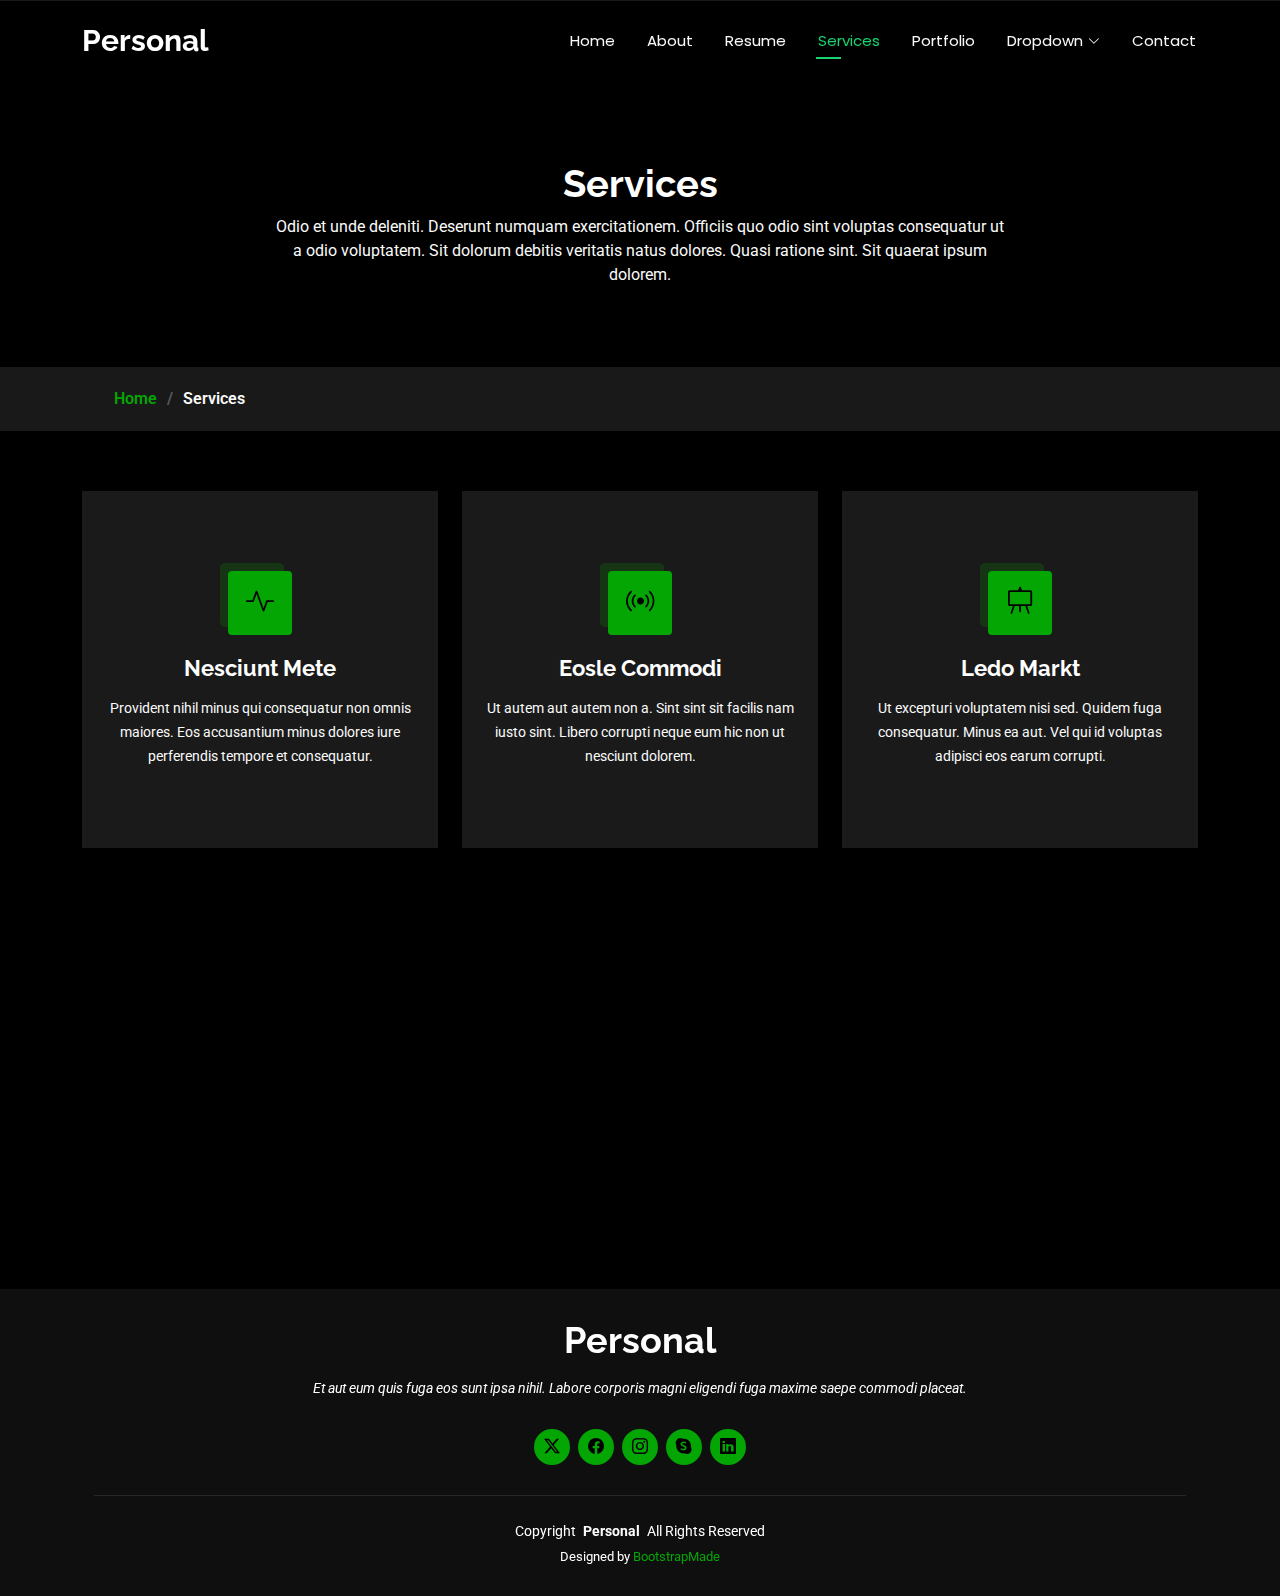
<file: services.html>
<!DOCTYPE html>
<html lang="en">

<head>
  <meta charset="utf-8">
  <meta content="width=device-width, initial-scale=1.0" name="viewport">
  <title>Services - Personal Bootstrap Template</title>
  <meta name="description" content="">
  <meta name="keywords" content="">

  <!-- Favicons -->
  <link href="assets/img/favicon.png" rel="icon">
  <link href="assets/img/apple-touch-icon.png" rel="apple-touch-icon">

  <!-- Fonts -->
  <link href="https://fonts.googleapis.com" rel="preconnect">
  <link href="https://fonts.gstatic.com" rel="preconnect" crossorigin>
  <link href="https://fonts.googleapis.com/css2?family=Roboto:ital,wght@0,100;0,300;0,400;0,500;0,700;0,900;1,100;1,300;1,400;1,500;1,700;1,900&family=Poppins:ital,wght@0,100;0,200;0,300;0,400;0,500;0,600;0,700;0,800;0,900;1,100;1,200;1,300;1,400;1,500;1,600;1,700;1,800;1,900&family=Raleway:ital,wght@0,100;0,200;0,300;0,400;0,500;0,600;0,700;0,800;0,900;1,100;1,200;1,300;1,400;1,500;1,600;1,700;1,800;1,900&display=swap" rel="stylesheet">

  <!-- Vendor CSS Files -->
  <link href="assets/vendor/bootstrap/css/bootstrap.min.css" rel="stylesheet">
  <link href="assets/vendor/bootstrap-icons/bootstrap-icons.css" rel="stylesheet">
  <link href="assets/vendor/aos/aos.css" rel="stylesheet">
  <link href="assets/vendor/swiper/swiper-bundle.min.css" rel="stylesheet">
  <link href="assets/vendor/glightbox/css/glightbox.min.css" rel="stylesheet">

  <!-- Main CSS File -->
  <link href="assets/css/main.css" rel="stylesheet">

  <!-- =======================================================
  * Template Name: Personal
  * Template URL: https://bootstrapmade.com/personal-free-resume-bootstrap-template/
  * Updated: Aug 07 2024 with Bootstrap v5.3.3
  * Author: BootstrapMade.com
  * License: https://bootstrapmade.com/license/
  ======================================================== -->
</head>

<body class="services-page">

  <header id="header" class="header d-flex align-items-center fixed-top">
    <div class="container-fluid container-xl position-relative d-flex align-items-center justify-content-between">

      <a href="index.html" class="logo d-flex align-items-center">
        <!-- Uncomment the line below if you also wish to use an image logo -->
        <!-- <img src="assets/img/logo.png" alt=""> -->
        <h1 class="sitename">Personal</h1>
      </a>

      <nav id="navmenu" class="navmenu">
        <ul>
          <li><a href="index.html">Home</a></li>
          <li><a href="about.html">About</a></li>
          <li><a href="resume.html">Resume</a></li>
          <li><a href="services.html" class="active">Services</a></li>
          <li><a href="portfolio.html">Portfolio</a></li>
          <li class="dropdown"><a href="#"><span>Dropdown</span> <i class="bi bi-chevron-down toggle-dropdown"></i></a>
            <ul>
              <li><a href="#">Dropdown 1</a></li>
              <li class="dropdown"><a href="#"><span>Deep Dropdown</span> <i class="bi bi-chevron-down toggle-dropdown"></i></a>
                <ul>
                  <li><a href="#">Deep Dropdown 1</a></li>
                  <li><a href="#">Deep Dropdown 2</a></li>
                  <li><a href="#">Deep Dropdown 3</a></li>
                  <li><a href="#">Deep Dropdown 4</a></li>
                  <li><a href="#">Deep Dropdown 5</a></li>
                </ul>
              </li>
              <li><a href="#">Dropdown 2</a></li>
              <li><a href="#">Dropdown 3</a></li>
              <li><a href="#">Dropdown 4</a></li>
            </ul>
          </li>
          <li><a href="contact.html">Contact</a></li>
        </ul>
        <i class="mobile-nav-toggle d-xl-none bi bi-list"></i>
      </nav>

    </div>
  </header>

  <main class="main">

    <!-- Page Title -->
    <div class="page-title" data-aos="fade">
      <div class="heading">
        <div class="container">
          <div class="row d-flex justify-content-center text-center">
            <div class="col-lg-8">
              <h1>Services</h1>
              <p class="mb-0">Odio et unde deleniti. Deserunt numquam exercitationem. Officiis quo odio sint voluptas consequatur ut a odio voluptatem. Sit dolorum debitis veritatis natus dolores. Quasi ratione sint. Sit quaerat ipsum dolorem.</p>
            </div>
          </div>
        </div>
      </div>
      <nav class="breadcrumbs">
        <div class="container">
          <ol>
            <li><a href="index.html">Home</a></li>
            <li class="current">Services</li>
          </ol>
        </div>
      </nav>
    </div><!-- End Page Title -->

    <!-- Services Section -->
    <section id="services" class="services section">

      <div class="container">

        <div class="row gy-4">

          <div class="col-lg-4 col-md-6" data-aos="fade-up" data-aos-delay="100">
            <div class="service-item  position-relative">
              <div class="icon">
                <i class="bi bi-activity"></i>
              </div>
              <a href="service-details.html" class="stretched-link">
                <h3>Nesciunt Mete</h3>
              </a>
              <p>Provident nihil minus qui consequatur non omnis maiores. Eos accusantium minus dolores iure perferendis tempore et consequatur.</p>
            </div>
          </div><!-- End Service Item -->

          <div class="col-lg-4 col-md-6" data-aos="fade-up" data-aos-delay="200">
            <div class="service-item position-relative">
              <div class="icon">
                <i class="bi bi-broadcast"></i>
              </div>
              <a href="service-details.html" class="stretched-link">
                <h3>Eosle Commodi</h3>
              </a>
              <p>Ut autem aut autem non a. Sint sint sit facilis nam iusto sint. Libero corrupti neque eum hic non ut nesciunt dolorem.</p>
            </div>
          </div><!-- End Service Item -->

          <div class="col-lg-4 col-md-6" data-aos="fade-up" data-aos-delay="300">
            <div class="service-item position-relative">
              <div class="icon">
                <i class="bi bi-easel"></i>
              </div>
              <a href="service-details.html" class="stretched-link">
                <h3>Ledo Markt</h3>
              </a>
              <p>Ut excepturi voluptatem nisi sed. Quidem fuga consequatur. Minus ea aut. Vel qui id voluptas adipisci eos earum corrupti.</p>
            </div>
          </div><!-- End Service Item -->

          <div class="col-lg-4 col-md-6" data-aos="fade-up" data-aos-delay="400">
            <div class="service-item position-relative">
              <div class="icon">
                <i class="bi bi-bounding-box-circles"></i>
              </div>
              <a href="service-details.html" class="stretched-link">
                <h3>Asperiores Commodit</h3>
              </a>
              <p>Non et temporibus minus omnis sed dolor esse consequatur. Cupiditate sed error ea fuga sit provident adipisci neque.</p>
              <a href="service-details.html" class="stretched-link"></a>
            </div>
          </div><!-- End Service Item -->

          <div class="col-lg-4 col-md-6" data-aos="fade-up" data-aos-delay="500">
            <div class="service-item position-relative">
              <div class="icon">
                <i class="bi bi-calendar4-week"></i>
              </div>
              <a href="service-details.html" class="stretched-link">
                <h3>Velit Doloremque</h3>
              </a>
              <p>Cumque et suscipit saepe. Est maiores autem enim facilis ut aut ipsam corporis aut. Sed animi at autem alias eius labore.</p>
              <a href="service-details.html" class="stretched-link"></a>
            </div>
          </div><!-- End Service Item -->

          <div class="col-lg-4 col-md-6" data-aos="fade-up" data-aos-delay="600">
            <div class="service-item position-relative">
              <div class="icon">
                <i class="bi bi-chat-square-text"></i>
              </div>
              <a href="service-details.html" class="stretched-link">
                <h3>Dolori Architecto</h3>
              </a>
              <p>Hic molestias ea quibusdam eos. Fugiat enim doloremque aut neque non et debitis iure. Corrupti recusandae ducimus enim.</p>
              <a href="service-details.html" class="stretched-link"></a>
            </div>
          </div><!-- End Service Item -->

        </div>

      </div>

    </section><!-- /Services Section -->

  </main>

  <footer id="footer" class="footer dark-background">
    <div class="container">
      <h3 class="sitename">Personal</h3>
      <p>Et aut eum quis fuga eos sunt ipsa nihil. Labore corporis magni eligendi fuga maxime saepe commodi placeat.</p>
      <div class="social-links d-flex justify-content-center">
        <a href=""><i class="bi bi-twitter-x"></i></a>
        <a href=""><i class="bi bi-facebook"></i></a>
        <a href=""><i class="bi bi-instagram"></i></a>
        <a href=""><i class="bi bi-skype"></i></a>
        <a href=""><i class="bi bi-linkedin"></i></a>
      </div>
      <div class="container">
        <div class="copyright">
          <span>Copyright</span> <strong class="px-1 sitename">Personal</strong> <span>All Rights Reserved</span>
        </div>
        <div class="credits">
          <!-- All the links in the footer should remain intact. -->
          <!-- You can delete the links only if you've purchased the pro version. -->
          <!-- Licensing information: https://bootstrapmade.com/license/ -->
          <!-- Purchase the pro version with working PHP/AJAX contact form: [buy-url] -->
          Designed by <a href="https://bootstrapmade.com/">BootstrapMade</a>
        </div>
      </div>
    </div>
  </footer>

  <!-- Scroll Top -->
  <a href="#" id="scroll-top" class="scroll-top d-flex align-items-center justify-content-center"><i class="bi bi-arrow-up-short"></i></a>

  <!-- Preloader -->
  <div id="preloader"></div>

  <!-- Vendor JS Files -->
  <script src="assets/vendor/bootstrap/js/bootstrap.bundle.min.js"></script>
  <script src="assets/vendor/php-email-form/validate.js"></script>
  <script src="assets/vendor/aos/aos.js"></script>
  <script src="assets/vendor/typed.js/typed.umd.js"></script>
  <script src="assets/vendor/purecounter/purecounter_vanilla.js"></script>
  <script src="assets/vendor/waypoints/noframework.waypoints.js"></script>
  <script src="assets/vendor/swiper/swiper-bundle.min.js"></script>
  <script src="assets/vendor/glightbox/js/glightbox.min.js"></script>
  <script src="assets/vendor/imagesloaded/imagesloaded.pkgd.min.js"></script>
  <script src="assets/vendor/isotope-layout/isotope.pkgd.min.js"></script>

  <!-- Main JS File -->
  <script src="assets/js/main.js"></script>

</body>

</html>
</file>
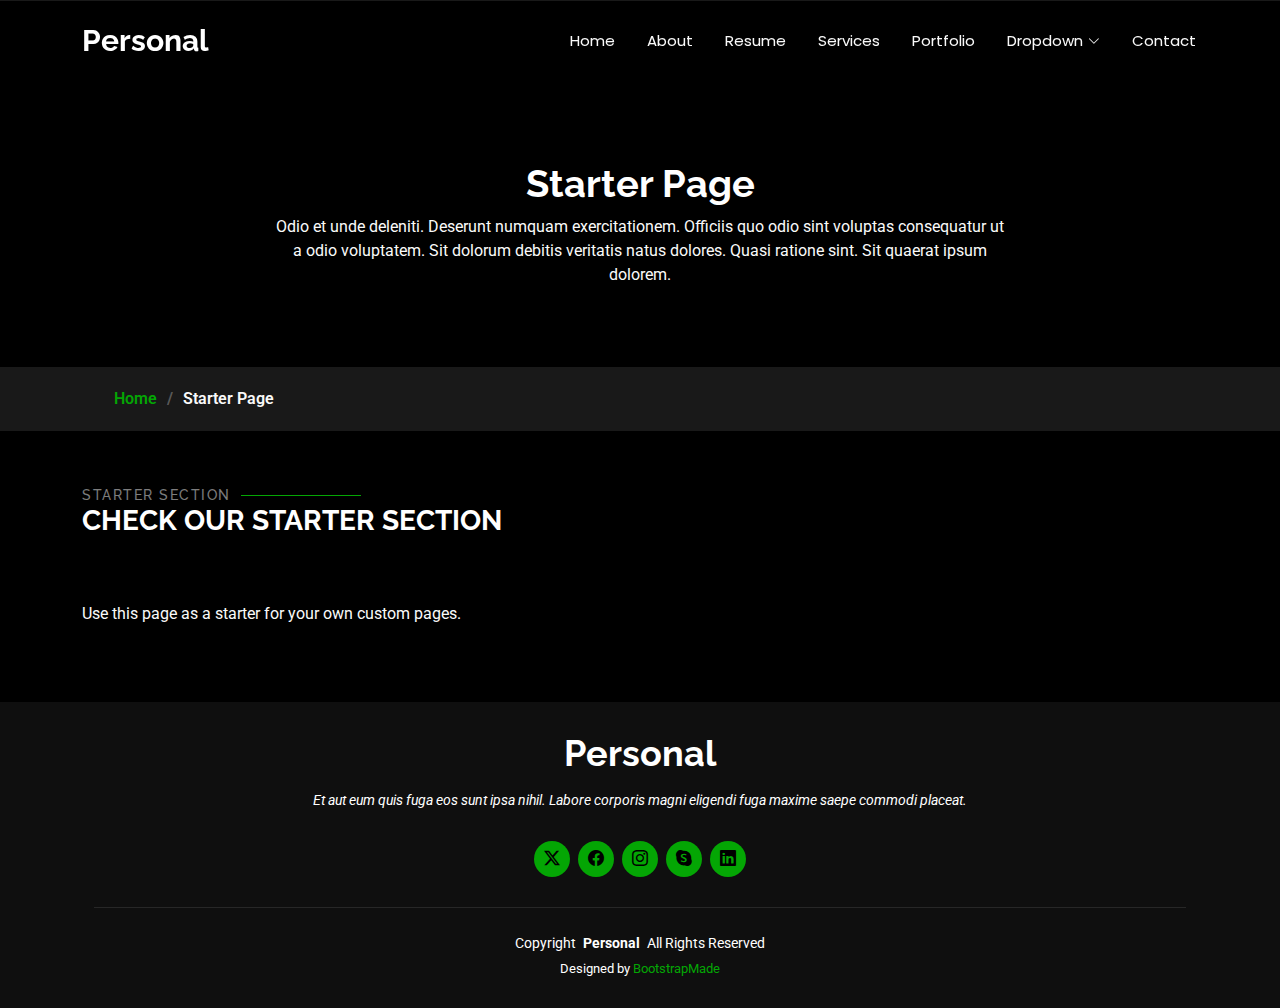
<file: starter-page.html>
<!DOCTYPE html>
<html lang="en">

<head>
  <meta charset="utf-8">
  <meta content="width=device-width, initial-scale=1.0" name="viewport">
  <title>Starter Page - Personal Bootstrap Template</title>
  <meta name="description" content="">
  <meta name="keywords" content="">

  <!-- Favicons -->
  <link href="assets/img/favicon.png" rel="icon">
  <link href="assets/img/apple-touch-icon.png" rel="apple-touch-icon">

  <!-- Fonts -->
  <link href="https://fonts.googleapis.com" rel="preconnect">
  <link href="https://fonts.gstatic.com" rel="preconnect" crossorigin>
  <link href="https://fonts.googleapis.com/css2?family=Roboto:ital,wght@0,100;0,300;0,400;0,500;0,700;0,900;1,100;1,300;1,400;1,500;1,700;1,900&family=Poppins:ital,wght@0,100;0,200;0,300;0,400;0,500;0,600;0,700;0,800;0,900;1,100;1,200;1,300;1,400;1,500;1,600;1,700;1,800;1,900&family=Raleway:ital,wght@0,100;0,200;0,300;0,400;0,500;0,600;0,700;0,800;0,900;1,100;1,200;1,300;1,400;1,500;1,600;1,700;1,800;1,900&display=swap" rel="stylesheet">

  <!-- Vendor CSS Files -->
  <link href="assets/vendor/bootstrap/css/bootstrap.min.css" rel="stylesheet">
  <link href="assets/vendor/bootstrap-icons/bootstrap-icons.css" rel="stylesheet">
  <link href="assets/vendor/aos/aos.css" rel="stylesheet">
  <link href="assets/vendor/swiper/swiper-bundle.min.css" rel="stylesheet">
  <link href="assets/vendor/glightbox/css/glightbox.min.css" rel="stylesheet">

  <!-- Main CSS File -->
  <link href="assets/css/main.css" rel="stylesheet">

  <!-- =======================================================
  * Template Name: Personal
  * Template URL: https://bootstrapmade.com/personal-free-resume-bootstrap-template/
  * Updated: Aug 07 2024 with Bootstrap v5.3.3
  * Author: BootstrapMade.com
  * License: https://bootstrapmade.com/license/
  ======================================================== -->
</head>

<body class="starter-page-page">

  <header id="header" class="header d-flex align-items-center fixed-top">
    <div class="container-fluid container-xl position-relative d-flex align-items-center justify-content-between">

      <a href="index.html" class="logo d-flex align-items-center">
        <!-- Uncomment the line below if you also wish to use an image logo -->
        <!-- <img src="assets/img/logo.png" alt=""> -->
        <h1 class="sitename">Personal</h1>
      </a>

      <nav id="navmenu" class="navmenu">
        <ul>
          <li><a href="index.html">Home</a></li>
          <li><a href="about.html">About</a></li>
          <li><a href="resume.html">Resume</a></li>
          <li><a href="services.html">Services</a></li>
          <li><a href="portfolio.html">Portfolio</a></li>
          <li class="dropdown"><a href="#"><span>Dropdown</span> <i class="bi bi-chevron-down toggle-dropdown"></i></a>
            <ul>
              <li><a href="#">Dropdown 1</a></li>
              <li class="dropdown"><a href="#"><span>Deep Dropdown</span> <i class="bi bi-chevron-down toggle-dropdown"></i></a>
                <ul>
                  <li><a href="#">Deep Dropdown 1</a></li>
                  <li><a href="#">Deep Dropdown 2</a></li>
                  <li><a href="#">Deep Dropdown 3</a></li>
                  <li><a href="#">Deep Dropdown 4</a></li>
                  <li><a href="#">Deep Dropdown 5</a></li>
                </ul>
              </li>
              <li><a href="#">Dropdown 2</a></li>
              <li><a href="#">Dropdown 3</a></li>
              <li><a href="#">Dropdown 4</a></li>
            </ul>
          </li>
          <li><a href="contact.html">Contact</a></li>
        </ul>
        <i class="mobile-nav-toggle d-xl-none bi bi-list"></i>
      </nav>

    </div>
  </header>

  <main class="main">

    <!-- Page Title -->
    <div class="page-title" data-aos="fade">
      <div class="heading">
        <div class="container">
          <div class="row d-flex justify-content-center text-center">
            <div class="col-lg-8">
              <h1>Starter Page</h1>
              <p class="mb-0">Odio et unde deleniti. Deserunt numquam exercitationem. Officiis quo odio sint voluptas consequatur ut a odio voluptatem. Sit dolorum debitis veritatis natus dolores. Quasi ratione sint. Sit quaerat ipsum dolorem.</p>
            </div>
          </div>
        </div>
      </div>
      <nav class="breadcrumbs">
        <div class="container">
          <ol>
            <li><a href="index.html">Home</a></li>
            <li class="current">Starter Page</li>
          </ol>
        </div>
      </nav>
    </div><!-- End Page Title -->

    <!-- Starter Section Section -->
    <section id="starter-section" class="starter-section section">

      <!-- Section Title -->
      <div class="container section-title" data-aos="fade-up">
        <h2>Starter Section</h2>
        <div><span>Check Our</span> <span class="description-title">Starter Section</span></div>
      </div><!-- End Section Title -->

      <div class="container" data-aos="fade-up">
        <p>Use this page as a starter for your own custom pages.</p>
      </div>

    </section><!-- /Starter Section Section -->

  </main>

  <footer id="footer" class="footer dark-background">
    <div class="container">
      <h3 class="sitename">Personal</h3>
      <p>Et aut eum quis fuga eos sunt ipsa nihil. Labore corporis magni eligendi fuga maxime saepe commodi placeat.</p>
      <div class="social-links d-flex justify-content-center">
        <a href=""><i class="bi bi-twitter-x"></i></a>
        <a href=""><i class="bi bi-facebook"></i></a>
        <a href=""><i class="bi bi-instagram"></i></a>
        <a href=""><i class="bi bi-skype"></i></a>
        <a href=""><i class="bi bi-linkedin"></i></a>
      </div>
      <div class="container">
        <div class="copyright">
          <span>Copyright</span> <strong class="px-1 sitename">Personal</strong> <span>All Rights Reserved</span>
        </div>
        <div class="credits">
          <!-- All the links in the footer should remain intact. -->
          <!-- You can delete the links only if you've purchased the pro version. -->
          <!-- Licensing information: https://bootstrapmade.com/license/ -->
          <!-- Purchase the pro version with working PHP/AJAX contact form: [buy-url] -->
          Designed by <a href="https://bootstrapmade.com/">BootstrapMade</a>
        </div>
      </div>
    </div>
  </footer>

  <!-- Scroll Top -->
  <a href="#" id="scroll-top" class="scroll-top d-flex align-items-center justify-content-center"><i class="bi bi-arrow-up-short"></i></a>

  <!-- Preloader -->
  <div id="preloader"></div>

  <!-- Vendor JS Files -->
  <script src="assets/vendor/bootstrap/js/bootstrap.bundle.min.js"></script>
  <script src="assets/vendor/php-email-form/validate.js"></script>
  <script src="assets/vendor/aos/aos.js"></script>
  <script src="assets/vendor/typed.js/typed.umd.js"></script>
  <script src="assets/vendor/purecounter/purecounter_vanilla.js"></script>
  <script src="assets/vendor/waypoints/noframework.waypoints.js"></script>
  <script src="assets/vendor/swiper/swiper-bundle.min.js"></script>
  <script src="assets/vendor/glightbox/js/glightbox.min.js"></script>
  <script src="assets/vendor/imagesloaded/imagesloaded.pkgd.min.js"></script>
  <script src="assets/vendor/isotope-layout/isotope.pkgd.min.js"></script>

  <!-- Main JS File -->
  <script src="assets/js/main.js"></script>

</body>

</html>
</file>
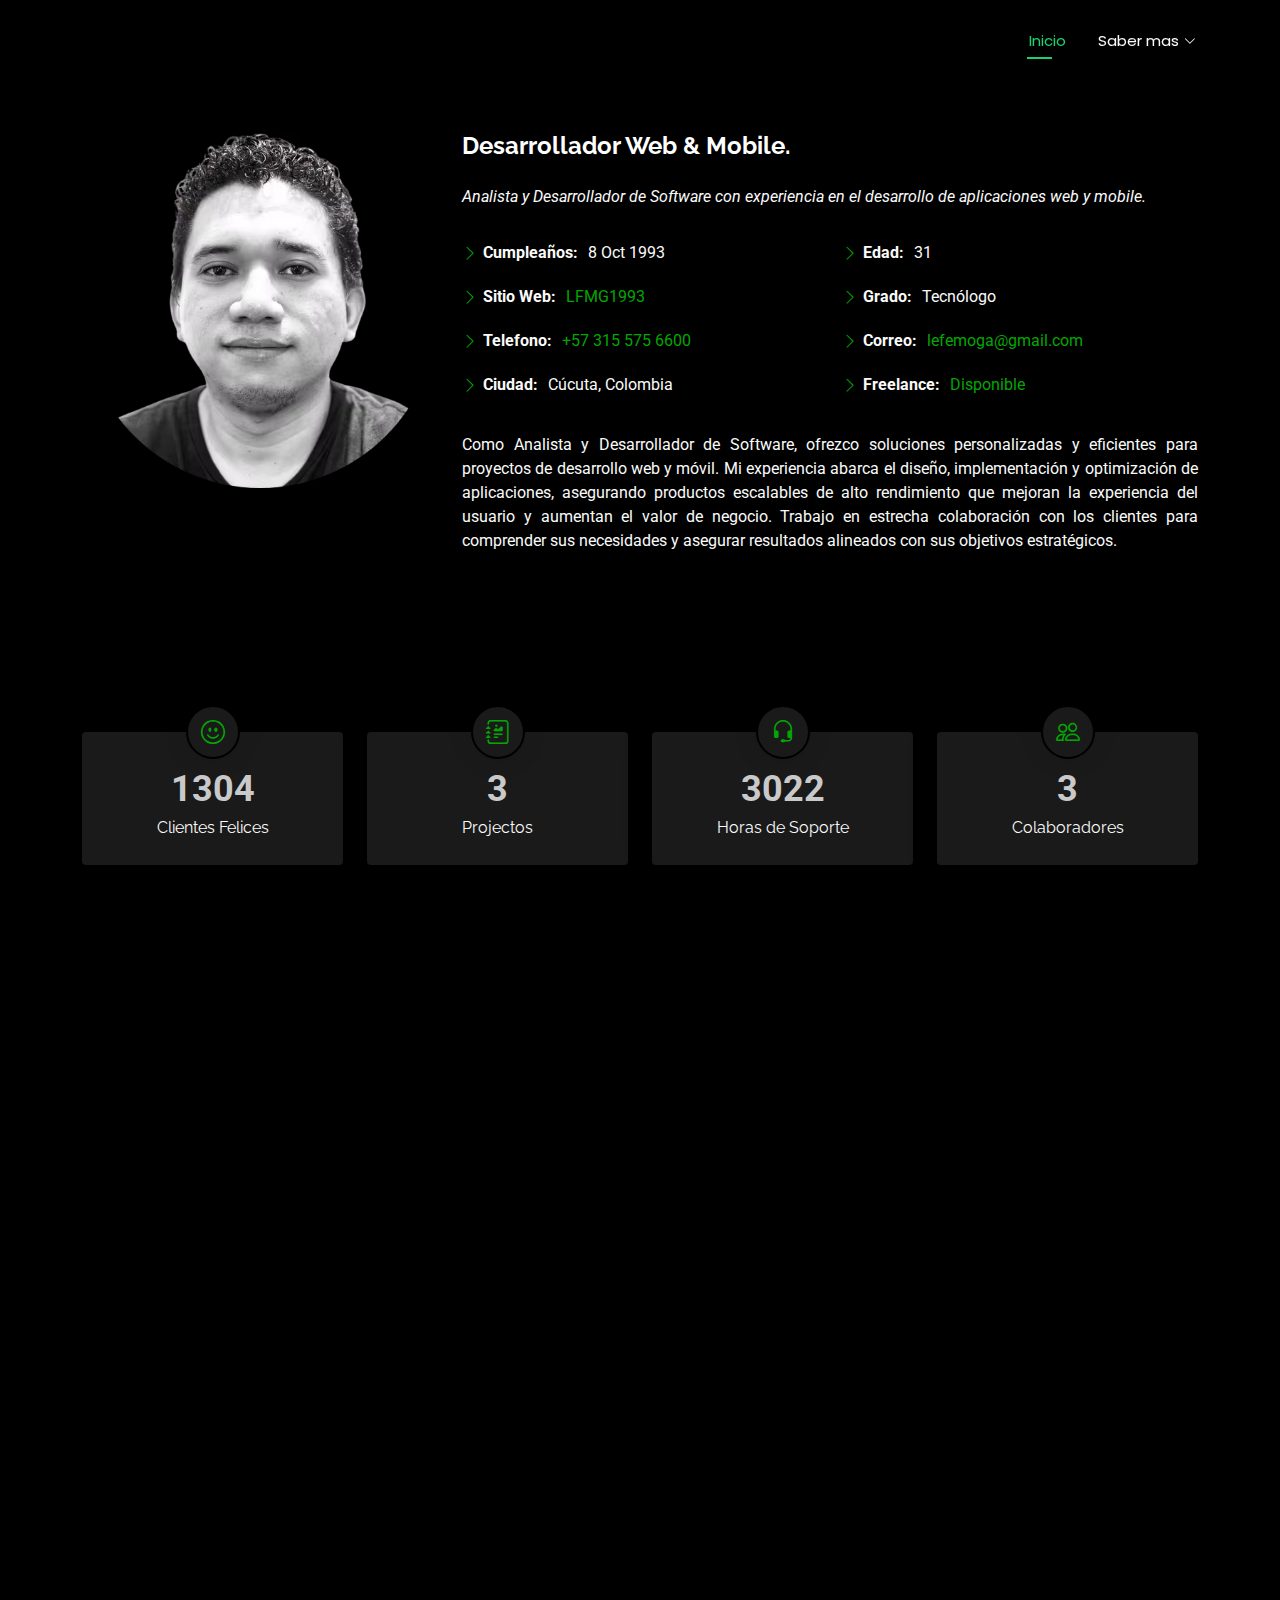
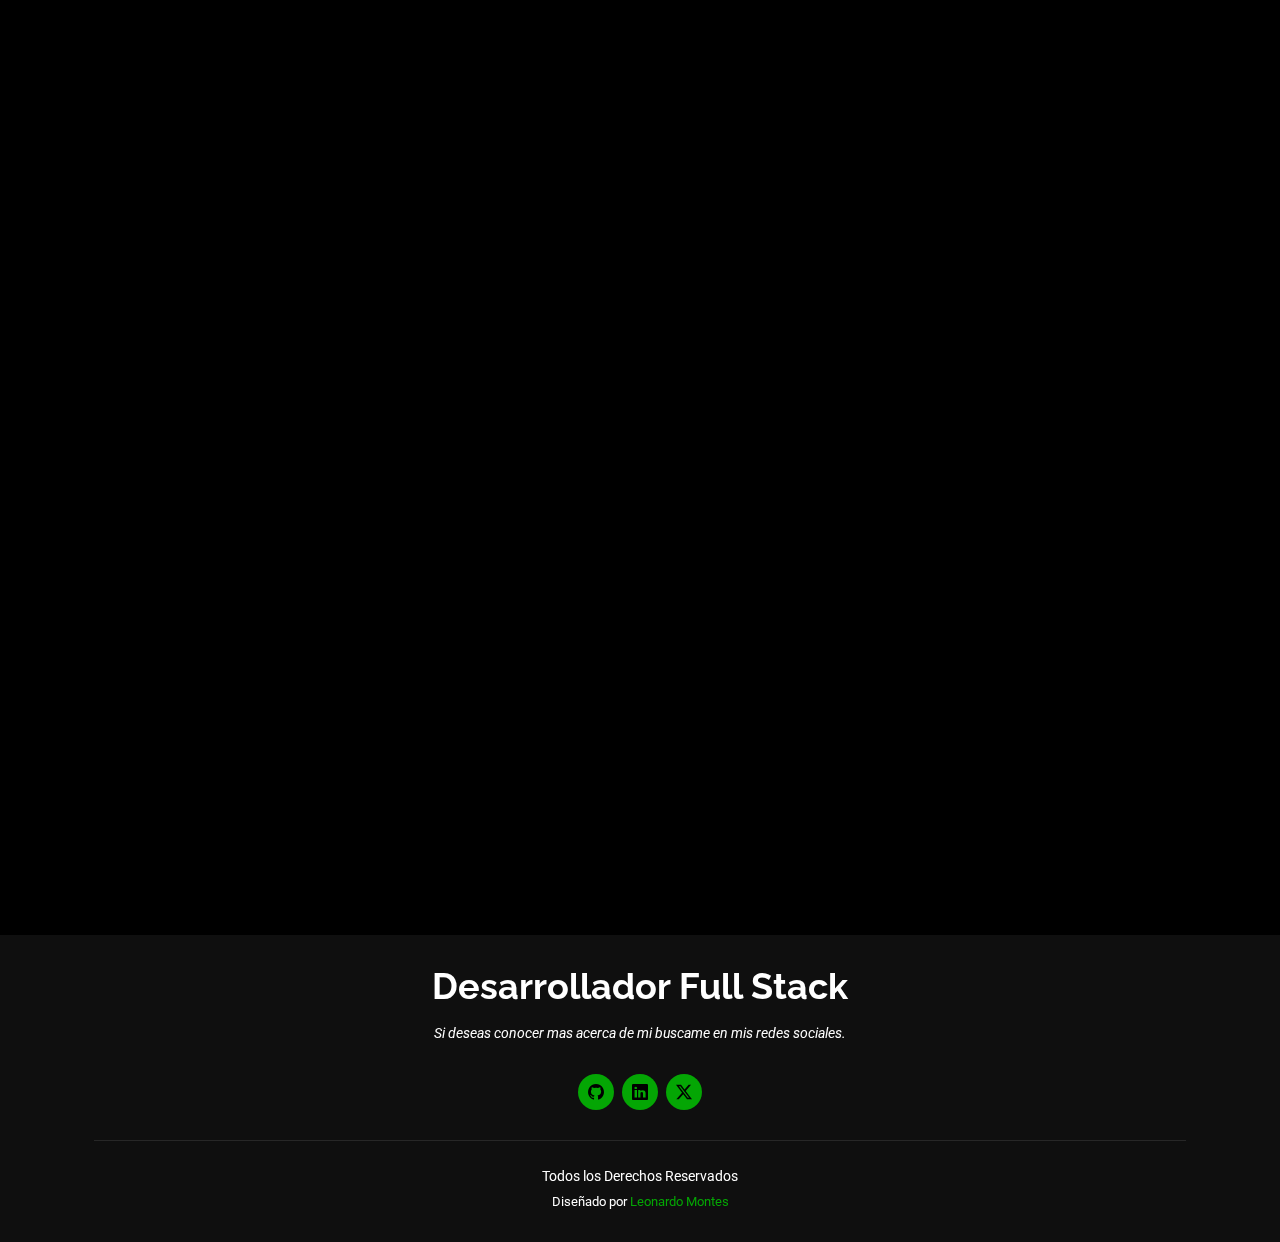
<file: app/acerca.html>
<!DOCTYPE html>
<html lang="en">

<head>
    <meta charset="utf-8">
    <meta content="width=device-width, initial-scale=1.0" name="viewport">
    <title>Acerca de mí</title>
    <meta name="description" content="">
    <meta name="keywords" content="">
    <script src="librerias-css.js"></script>
</head>
<body class="about-page">
<header id="header" class="header d-flex align-items-center fixed-top">
    <div class="container-fluid container-xl position-relative d-flex align-items-center justify-content-between">
        <a href="../index.html" class="logo d-flex align-items-center"></a>
        <nav id="navmenu" class="navmenu">
            <ul>
                <li><a href="../index.html" class="active">Inicio</a></li>
                <li class="dropdown"><a href="#"><span>Saber mas</span> <i
                        class="bi bi-chevron-down toggle-dropdown"></i></a>
                    <ul>
                        <li><a href="acerca.html">Acerca de mí</a></li>
                        <li><a href="servicios.html">Servicios</a></li>
                        <li><a href="portafolio.html">Portafolio</a></li>
                        <li><a href="resume.html">Trayectoria</a></li>
                        <li><a href="contacto.html">Contacto</a></li>
                    </ul>
                </li>
            </ul>
            <i class="mobile-nav-toggle d-xl-none bi bi-list"></i>
        </nav>
    </div>
</header>

<main class="main">
    <br/><br/><br/>
    <section id="about" class="about section">
        <div class="container" data-aos="fade-up" data-aos-delay="100">
            <div class="row gy-4 justify-content-center">
                <div class="col-lg-4">
                    <img src="../assets/img/img-3.avif" class="img-fluid" alt="">
                </div>
                <div class="col-lg-8 content">
                    <h2>Desarrollador Web &amp; Mobile.</h2>
                    <p class="fst-italic py-3">
                        Analista y Desarrollador de Software con experiencia en el desarrollo de aplicaciones web y
                        mobile.
                    </p>
                    <div class="row">
                        <div class="col-lg-6">
                            <ul>
                                <li><i class="bi bi-chevron-right"></i> <strong>Cumpleaños:</strong>
                                    <span>8 Oct 1993</span></li>
                                <li><i class="bi bi-chevron-right"></i> <strong>Sitio Web:</strong>
                                    <span><a href="https://lfmg1993.github.io/LFMG1993/index.html" target="_blank">LFMG1993</a></span>
                                </li>
                                <li><i class="bi bi-chevron-right"></i> <strong>Telefono:</strong>
                                    <span><a href="http://wa.me//573155756600"
                                             target="_blank">+57 315 575 6600</a></span>
                                </li>
                                <li><i class="bi bi-chevron-right"></i> <strong>Ciudad:</strong>
                                    <span>Cúcuta, Colombia</span></li>
                            </ul>
                        </div>
                        <div class="col-lg-6">
                            <ul>
                                <li><i class="bi bi-chevron-right"></i> <strong>Edad:</strong> <span>31</span></li>
                                <li><i class="bi bi-chevron-right"></i> <strong>Grado:</strong> <span>Tecnólogo</span>
                                </li>
                                <li><i class="bi bi-chevron-right"></i> <strong>Correo:</strong>
                                    <span><a href="mailto:lefemoga@gmail.com"
                                             target="_blank">lefemoga@gmail.com</a></span>
                                </li>
                                <li><i class="bi bi-chevron-right"></i> <strong>Freelance:</strong>
                                    <span><a href="contacto.html">Disponible</a></span></li>
                            </ul>
                        </div>
                    </div>
                    <p class="py-3 justify-text">
                        Como Analista y Desarrollador de Software, ofrezco soluciones personalizadas y eficientes para
                        proyectos de desarrollo web y móvil.
                        Mi experiencia abarca el diseño, implementación y optimización de aplicaciones, asegurando
                        productos escalables de alto rendimiento
                        que mejoran la experiencia del usuario y aumentan el valor de negocio. Trabajo en estrecha
                        colaboración con los clientes para comprender
                        sus necesidades y asegurar resultados alineados con sus objetivos estratégicos.
                    </p>
                </div>
            </div>
        </div>
    </section>

    <section id="stats" class="stats section">
        <div class="container" data-aos="fade-up" data-aos-delay="100">
            <div class="row gy-4">
                <div class="col-lg-3 col-md-6 d-flex flex-column align-items-center">
                    <i class="bi bi-emoji-smile"></i>
                    <div class="stats-item">
                        <span data-purecounter-start="0" data-purecounter-end="1890" data-purecounter-duration="1"
                              class="purecounter"></span>
                        <p>Clientes Felices</p>
                    </div>
                </div>
                <div class="col-lg-3 col-md-6 d-flex flex-column align-items-center">
                    <i class="bi bi-journal-richtext"></i>
                    <div class="stats-item">
                        <span data-purecounter-start="0" data-purecounter-end="4" data-purecounter-duration="1"
                              class="purecounter"></span>
                        <p>Projectos</p>
                    </div>
                </div>
                <div class="col-lg-3 col-md-6 d-flex flex-column align-items-center">
                    <i class="bi bi-headset"></i>
                    <div class="stats-item">
                        <span data-purecounter-start="0" data-purecounter-end="4380" data-purecounter-duration="1"
                              class="purecounter"></span>
                        <p>Horas de Soporte</p>
                    </div>
                </div>
                <div class="col-lg-3 col-md-6 d-flex flex-column align-items-center">
                    <i class="bi bi-people"></i>
                    <div class="stats-item">
                        <span data-purecounter-start="0" data-purecounter-end="5" data-purecounter-duration="1"
                              class="purecounter"></span>
                        <p>Colaboradores</p>
                    </div>
                </div>
            </div>
        </div>
    </section>

    <section id="skills" class="skills section">
        <div class="container section-title" data-aos="fade-up">
            <h2>Habilidades</h2>
            <div><span>Mis</span> <span class="description-title">Habilidades</span></div>
        </div>
        <div class="container" data-aos="fade-up" data-aos-delay="100">
            <div class="row skills-content skills-animation">
                <div class="col-lg-6">
                    <div class="progress">
                        <span class="skill"><span>HTML</span> <i class="val">100%</i></span>
                        <div class="progress-bar-wrap">
                            <div class="progress-bar" role="progressbar" aria-valuenow="100" aria-valuemin="0"
                                 aria-valuemax="100"></div>
                        </div>
                    </div>
                    <div class="progress">
                        <span class="skill"><span>CSS</span> <i class="val">90%</i></span>
                        <div class="progress-bar-wrap">
                            <div class="progress-bar" role="progressbar" aria-valuenow="90" aria-valuemin="0"
                                 aria-valuemax="100"></div>
                        </div>
                    </div>
                    <div class="progress">
                        <span class="skill"><span>JavaScript</span> <i class="val">85%</i></span>
                        <div class="progress-bar-wrap">
                            <div class="progress-bar" role="progressbar" aria-valuenow="85" aria-valuemin="0"
                                 aria-valuemax="100"></div>
                        </div>
                    </div>
                    <div class="progress">
                        <span class="skill"><span>Flutter</span> <i class="val">55%</i></span>
                        <div class="progress-bar-wrap">
                            <div class="progress-bar" role="progressbar" aria-valuenow="55" aria-valuemin="0"
                                 aria-valuemax="100"></div>
                        </div>
                    </div>
                    <div class="progress">
                        <span class="skill"><span>Ciberseguridad</span> <i class="val">70%</i></span>
                        <div class="progress-bar-wrap">
                            <div class="progress-bar" role="progressbar" aria-valuenow="70" aria-valuemin="0"
                                 aria-valuemax="100"></div>
                        </div>
                    </div>
                </div>
                <div class="col-lg-6">
                    <div class="progress">
                        <span class="skill"><span>PHP</span> <i class="val">85%</i></span>
                        <div class="progress-bar-wrap">
                            <div class="progress-bar" role="progressbar" aria-valuenow="85" aria-valuemin="0"
                                 aria-valuemax="100"></div>
                        </div>
                    </div>
                    <div class="progress">
                        <span class="skill"><span>MySQL</span> <i class="val">80%</i></span>
                        <div class="progress-bar-wrap">
                            <div class="progress-bar" role="progressbar" aria-valuenow="80" aria-valuemin="0"
                                 aria-valuemax="100"></div>
                        </div>
                    </div>
                    <div class="progress">
                        <span class="skill"><span>Bootstrap</span> <i class="val">90%</i></span>
                        <div class="progress-bar-wrap">
                            <div class="progress-bar" role="progressbar" aria-valuenow="90" aria-valuemin="0"
                                 aria-valuemax="100"></div>
                        </div>
                    </div>
                    <div class="progress">
                        <span class="skill"><span>Firebase</span> <i class="val">45%</i></span>
                        <div class="progress-bar-wrap">
                            <div class="progress-bar" role="progressbar" aria-valuenow="45" aria-valuemin="0"
                                 aria-valuemax="100"></div>
                        </div>
                    </div>
                </div>
            </div>
        </div>
    </section>

    <section id="interests" class="interests section">
        <div class="container section-title" data-aos="fade-up">
            <h2>Caracteristicas</h2>
            <div><span>Me</span> <span class="description-title">Interesa</span></div>
        </div>
        <div class="container">
            <div class="row gy-4">
                <div class="col-lg-3 col-md-4" data-aos="fade-up" data-aos-delay="100">
                    <div class="features-item">
                        <i class="bi bi-shield-check" style="color: #ffbb2c;"></i>
                        <h3><a href="#" class="stretched-link">Ciberseguridad</a></h3>
                    </div>
                </div>
                <div class="col-lg-3 col-md-4" data-aos="fade-up" data-aos-delay="200">
                    <div class="features-item">
                        <i class="bi bi-infinity" style="color: #5578ff;"></i>
                        <h3><a href="#" class="stretched-link">Machine Learning</a></h3>
                    </div>
                </div>
                <div class="col-lg-3 col-md-4" data-aos="fade-up" data-aos-delay="300">
                    <div class="features-item">
                        <i class="bi bi-mortarboard" style="color: #e80368;"></i>
                        <h3><a href="#" class="stretched-link">Investigación</a></h3>
                    </div>
                </div>
                <div class="col-lg-3 col-md-4" data-aos="fade-up" data-aos-delay="400">
                    <div class="features-item">
                        <i class="bi bi-code" style="color: #e361ff;"></i>
                        <h3><a href="#" class="stretched-link">Codigo Limpio</a></h3>
                    </div>
                </div>
                <div class="col-lg-3 col-md-4" data-aos="fade-up" data-aos-delay="500">
                    <div class="features-item">
                        <i class="bi bi-cpu" style="color: #47aeff;"></i>
                        <h3><a href="#" class="stretched-link">Tecnologia</a></h3>
                    </div>
                </div>
                <div class="col-lg-3 col-md-4" data-aos="fade-up" data-aos-delay="600">
                    <div class="features-item">
                        <i class="bi bi-star" style="color: #ffa76e;"></i>
                        <h3><a href="#" class="stretched-link">Habilidades Blandas</a></h3>
                    </div>
                </div>
                <div class="col-lg-3 col-md-4" data-aos="fade-up" data-aos-delay="700">
                    <div class="features-item">
                        <i class="bi bi-people-fill" style="color: #11dbcf;"></i>
                        <h3><a href="#" class="stretched-link">Trabajo en Equipo</a></h3>
                    </div>
                </div>
                <div class="col-lg-3 col-md-4" data-aos="fade-up" data-aos-delay="800">
                    <div class="features-item">
                        <i class="bi bi-camera-video" style="color: #4233ff;"></i>
                        <h3><a href="#" class="stretched-link">Multimedia</a></h3>
                    </div>
                </div>
                <div class="col-lg-3 col-md-4" data-aos="fade-up" data-aos-delay="900">
                    <div class="features-item">
                        <i class="bi bi-command" style="color: #b2904f;"></i>
                        <h3><a href="#" class="stretched-link">Desafios</a></h3>
                    </div>
                </div>
                <div class="col-lg-3 col-md-4" data-aos="fade-up" data-aos-delay="1000">
                    <div class="features-item">
                        <i class="bi bi-dribbble" style="color: #b20969;"></i>
                        <h3><a href="#" class="stretched-link">Deportes</a></h3>
                    </div>
                </div>
                <div class="col-lg-3 col-md-4" data-aos="fade-up" data-aos-delay="1100">
                    <div class="features-item">
                        <i class="bi bi-activity" style="color: #ff5828;"></i>
                        <h3><a href="#" class="stretched-link">Vida Saludable</a></h3>
                    </div>
                </div>
                <div class="col-lg-3 col-md-4" data-aos="fade-up" data-aos-delay="1200">
                    <div class="features-item">
                        <i class="bi bi-brightness-high" style="color: #29cc61;"></i>
                        <h3><a href="#" class="stretched-link">Aventura</a></h3>
                    </div>
                </div>
            </div>
        </div>
    </section>

    <section id="testimonials" class="testimonials section">
        <div class="container section-title" data-aos="fade-up">
            <h2>Referencias</h2>
            <div><span>Mis</span> <span class="description-title">Referencias</span></div>
        </div>

        <div class="container" data-aos="fade-up" data-aos-delay="100">
            <div class="swiper init-swiper" data-speed="600" data-delay="5000"
                 data-breakpoints="{ &quot;320&quot;: { &quot;slidesPerView&quot;: 1, &quot;spaceBetween&quot;: 40 }, &quot;1200&quot;: { &quot;slidesPerView&quot;: 3, &quot;spaceBetween&quot;: 40 } }">
                <script type="application/json" class="swiper-config">
                    {
                        "loop": true,
                        "speed": 600,
                        "autoplay": {
                            "delay": 5000
                        },
                        "slidesPerView": "auto",
                        "pagination": {
                            "el": ".swiper-pagination",
                            "type": "bullets",
                            "clickable": true
                        },
                        "breakpoints": {
                            "320": {
                                "slidesPerView": 1,
                                "spaceBetween": 40
                            },
                            "1200": {
                                "slidesPerView": 3,
                                "spaceBetween": 20
                            }
                        }
                    }
                </script>
                <div class="swiper-wrapper">
                    <div class="swiper-slide">
                        <div class="testimonial-item">
                            <p class="justify-text">
                                <i class="bi bi-quote quote-icon-left"></i>
                                <span>Excelente profesional, destacando en el apoyo del equipo en los diferentes retos que pueden surgir en todos los proyecto en los que tuvimos oportunidad de compartir.</span>
                                <i class="bi bi-quote quote-icon-right"></i>
                            </p>
                            <img src="../assets/img/referencias/puchi.avif" class="testimonial-img" alt="">
                            <h3>Andrea Rúa</h3>
                            <h4>Contador Publico</h4>
                            <h4><a href="mailto:yeanliru@gmail.com">yeanliru@gmail.com</a></h4>
                        </div>
                    </div>

                    <div class="swiper-slide">
                        <div class="testimonial-item">
                            <p class="justify-text">
                                <i class="bi bi-quote quote-icon-left"></i>
                                <span>Hemos trabajado en proyectos de forma conjunta en donde se ha demostrado destresa y habilidades necesarias para encontrar soluciones a los retos que se enfrentan dia a dia.</span>
                                <i class="bi bi-quote quote-icon-right"></i>
                            </p>
                            <img src="../assets/img/referencias/sebas.avif" class="testimonial-img" alt="">
                            <h3>Sebastian Contreras</h3>
                            <h4>Tecnólogo Telecomunicaciones</h4>
                            <h4><a href="mailto:jscontreras209@icloud.com">jscontreras209@icloud.com</a></h4>
                        </div>
                    </div>

                    <div class="swiper-slide">
                        <div class="testimonial-item">
                            <p class="justify-text">
                                <i class="bi bi-quote quote-icon-left"></i>
                                <span>Cada labor o proyecto en los que compartimos trabajo, a demostrado dedicacion y carisma sacanso asi adelante las dificultades que hemos enfrentado.</span>
                                <i class="bi bi-quote quote-icon-right"></i>
                            </p>
                            <img src="../assets/img/referencias/boot.avif" class="testimonial-img" alt="">
                            <h3>Johann Garcia</h3>
                            <h4>Ingeniero Mecatronico</h4>
                            <h4><a href="mailto:ing.sebastiangarcia@hotmail.com">ing.sebastiangarcia@hotmail.com</a>
                            </h4>
                        </div>
                    </div>
                </div>
                <div class="swiper-pagination"></div>
            </div>
        </div>
    </section>
</main>

<footer id="footer" class="footer dark-background">
    <div class="container">
        <h3 class="sitename">Desarrollador Full Stack</h3>
        <p>Si deseas conocer mas acerca de mi buscame en mis redes sociales.</p>
        <div class="social-links d-flex justify-content-center">
            <a href="https://github.com/LFMG1993" target="_blank"><i class="bi bi-github"></i></a>
            <a href="https://linkedin.com/in/lfmg1993" target="_blank"><i class="bi bi-linkedin"></i></a>
            <a href="https://x.com/LFMG1993" target="_blank"><i class="bi bi-twitter-x"></i></a>
        </div>
        <div class="container">
            <div class="copyright">
                <span>Todos los Derechos Reservados</span>
            </div>
            <div class="credits">
                Diseñado por <a href="#">Leonardo Montes</a>
            </div>
        </div>
    </div>
</footer>

<a href="#" id="scroll-top" class="scroll-top d-flex align-items-center justify-content-center"><i
        class="bi bi-arrow-up-short"></i></a>
<div id="preloader"></div>
<script src="librerias-js.js"></script>

</body>

</html>
</file>
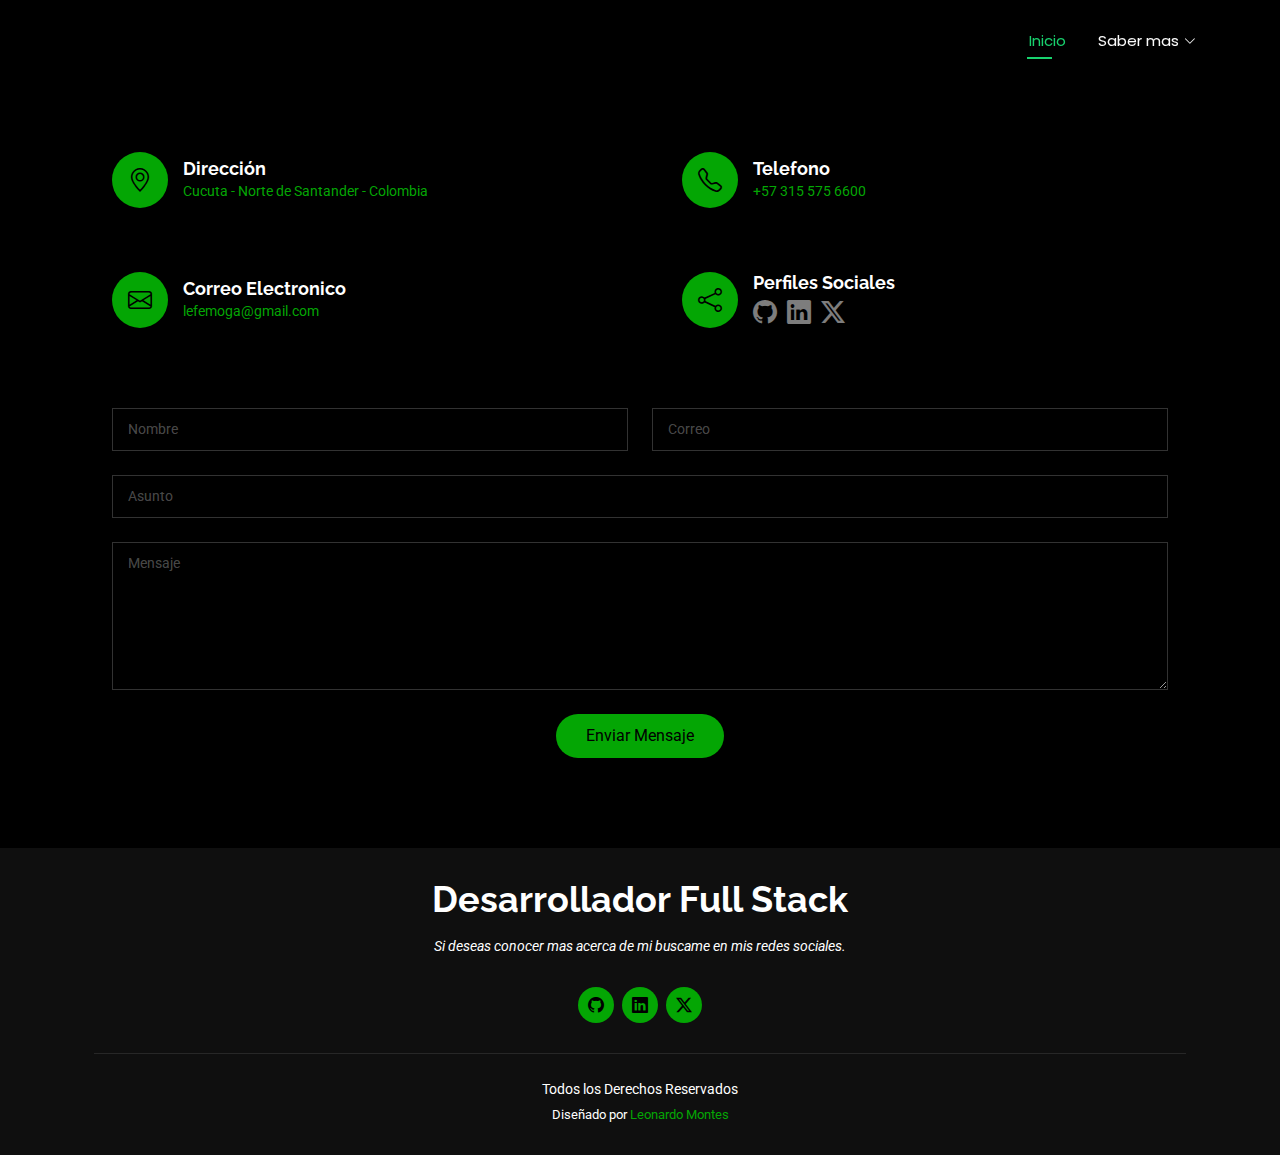
<file: app/contacto.html>
<!DOCTYPE html>
<html lang="en">

<head>
    <meta charset="utf-8">
    <meta content="width=device-width, initial-scale=1.0" name="viewport">
    <title>Contacto</title>
    <meta name="description" content="">
    <meta name="keywords" content="">
    <script src="librerias-css.js"></script>
</head>

<body class="contact-page">
<header id="header" class="header d-flex align-items-center fixed-top">
    <div class="container-fluid container-xl position-relative d-flex align-items-center justify-content-between">
        <a href="../index.html" class="logo d-flex align-items-center"></a>
        <nav id="navmenu" class="navmenu">
            <ul>
                <li><a href="../index.html" class="active">Inicio</a></li>
                <li class="dropdown"><a href="#"><span>Saber mas</span> <i
                        class="bi bi-chevron-down toggle-dropdown"></i></a>
                    <ul>
                        <li><a href="acerca.html">Acerca de mí</a></li>
                        <li><a href="servicios.html">Servicios</a></li>
                        <li><a href="portafolio.html">Portafolio</a></li>
                        <li><a href="resume.html">Trayectoria</a></li>
                        <li><a href="contacto.html">Contacto</a></li>
                    </ul>
                </li>
            </ul>
            <i class="mobile-nav-toggle d-xl-none bi bi-list"></i>
        </nav>
    </div>
</header>

<main class="main">
    <br/><br/><br/>
    <section id="contact" class="contact section">
        <div class="container" data-aos="fade-up" data-aos-delay="100">
            <div class="row gy-4">
                <div class="col-md-6">
                    <div class="info-item d-flex align-items-center" data-aos="fade-up" data-aos-delay="200">
                        <i class="icon bi bi-geo-alt flex-shrink-0"></i>
                        <div>
                            <h3>Dirección</h3>
                            <p><a href="https://www.google.com/maps?q=Cucuta,+Norte+de+Santander,+Colombia"
                                  target="_blank">Cucuta - Norte de Santander - Colombia</a></p>
                        </div>
                    </div>
                </div>

                <div class="col-md-6">
                    <div class="info-item d-flex align-items-center" data-aos="fade-up" data-aos-delay="300">
                        <i class="icon bi bi-telephone flex-shrink-0"></i>
                        <div>
                            <h3>Telefono</h3>
                            <p><a href="http://wa.me//573155756600" target="_blank">+57 315 575 6600</a></p>
                        </div>
                    </div>
                </div>

                <div class="col-md-6">
                    <div class="info-item d-flex align-items-center" data-aos="fade-up" data-aos-delay="400">
                        <i class="icon bi bi-envelope flex-shrink-0"></i>
                        <div>
                            <h3>Correo Electronico</h3>
                            <p><a href="mailto:lefemoga@gmail.com" target="_blank">lefemoga@gmail.com</a></p>
                        </div>
                    </div>
                </div>

                <div class="col-md-6">
                    <div class="info-item d-flex align-items-center" data-aos="fade-up" data-aos-delay="500">
                        <i class="icon bi bi-share flex-shrink-0"></i>
                        <div>
                            <h3>Perfiles Sociales</h3>
                            <div class="social-links">
                                <a href="https://github.com/LFMG1993" target="_blank"><i class="bi bi-github"></i></a>
                                <a href="https://linkedin.com/in/lfmg1993" target="_blank"><i
                                        class="bi bi-linkedin"></i></a>
                                <a href="https://x.com/LFMG1993" target="_blank"><i class="bi bi-twitter-x"></i></a>
                            </div>
                        </div>
                    </div>
                </div>
            </div>

            <form id="contact-form" class="php-email-form" data-aos="fade-up" data-aos-delay="600">
                <div class="row gy-4">
                    <div class="col-md-6">
                        <input type="text" name="name" class="form-control" placeholder="Nombre" required="">
                    </div>

                    <div class="col-md-6 ">
                        <input type="email" class="form-control" name="email" placeholder="Correo" required="">
                    </div>

                    <div class="col-md-12">
                        <input type="text" class="form-control" name="subject" placeholder="Asunto" required="">
                    </div>

                    <div class="col-md-12">
                        <textarea class="form-control" name="message" rows="6" placeholder="Mensaje"
                                  required=""></textarea>
                    </div>

                    <div class="col-md-12 text-center">
                        <button type="submit">Enviar Mensaje</button>
                    </div>
                </div>
            </form>
        </div>
    </section>
</main>

<footer id="footer" class="footer dark-background">
    <div class="container">
        <h3 class="sitename">Desarrollador Full Stack</h3>
        <p>Si deseas conocer mas acerca de mi buscame en mis redes sociales.</p>
        <div class="social-links d-flex justify-content-center">
            <a href="https://github.com/LFMG1993" target="_blank"><i class="bi bi-github"></i></a>
            <a href="https://linkedin.com/in/lfmg1993" target="_blank"><i class="bi bi-linkedin"></i></a>
            <a href="https://x.com/LFMG1993" target="_blank"><i class="bi bi-twitter-x"></i></a>
        </div>
        <div class="container">
            <div class="copyright">
                <span>Todos los Derechos Reservados</span>
            </div>
            <div class="credits">
                Diseñado por <a href="#">Leonardo Montes</a>
            </div>
        </div>
    </div>
</footer>

<a href="#" id="scroll-top" class="scroll-top d-flex align-items-center justify-content-center"><i
        class="bi bi-arrow-up-short"></i></a>

<div id="preloader"></div>
<script src="../forms/funciones-contacto.js"></script>
<script src="librerias-js.js"></script>
<script src="https://cdn.emailjs.com/dist/email.min.js"></script>
<script>
    (function () {
        emailjs.init("73-dcF5cWEJfH8Yyi");
    })();
</script>

</body>
</html>
</file>
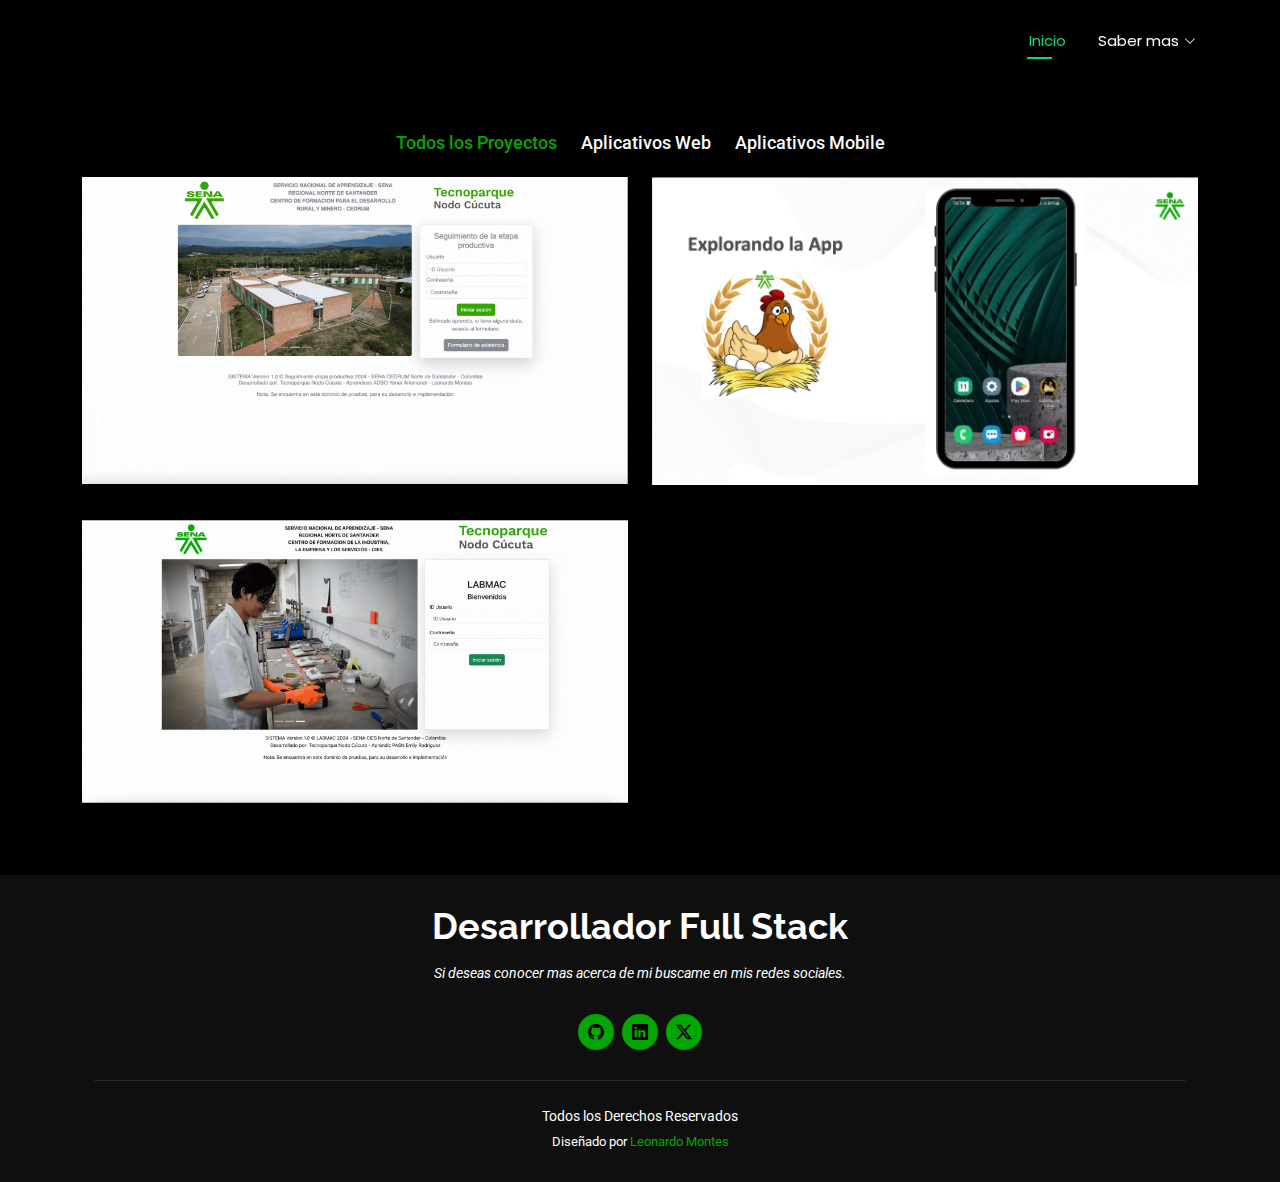
<file: app/portafolio.html>
<!DOCTYPE html>
<html lang="en">

<head>
    <meta charset="utf-8">
    <meta content="width=device-width, initial-scale=1.0" name="viewport">
    <title>Portfolio - Personal Bootstrap Template</title>
    <meta name="description" content="">
    <meta name="keywords" content="">
    <script src="librerias-css.js"></script>
</head>

<body class="portfolio-page">
<header id="header" class="header d-flex align-items-center fixed-top">
    <div class="container-fluid container-xl position-relative d-flex align-items-center justify-content-between">
        <a href="../index.html" class="logo d-flex align-items-center"></a>
        <nav id="navmenu" class="navmenu">
            <ul>
                <li><a href="../index.html" class="active">Inicio</a></li>
                <li class="dropdown"><a href="#"><span>Saber mas</span> <i
                        class="bi bi-chevron-down toggle-dropdown"></i></a>
                    <ul>
                        <li><a href="acerca.html">Acerca de mí</a></li>
                        <li><a href="servicios.html">Servicios</a></li>
                        <li><a href="portafolio.html">Portafolio</a></li>
                        <li><a href="resume.html">Trayectoria</a></li>
                        <li><a href="contacto.html">Contacto</a></li>
                    </ul>
                </li>
            </ul>
            <i class="mobile-nav-toggle d-xl-none bi bi-list"></i>
        </nav>
    </div>
</header>

<main class="main">
    <br/><br/><br/>
    <section id="portfolio" class="portfolio section">
        <div class="container">
            <div class="isotope-layout" data-default-filter="*" data-layout="masonry" data-sort="original-order">
                <ul class="portfolio-filters isotope-filters" data-aos="fade-up" data-aos-delay="100">
                    <li data-filter="*" class="filter-active">Todos los Proyectos</li>
                    <li data-filter=".filter-app">Aplicativos Web</li>
                    <li data-filter=".filter-product">Aplicativos Mobile</li>
                </ul>
                <div class="row gy-4 isotope-container" data-aos="fade-up" data-aos-delay="200">
                    <div class="col-lg-6 col-md-6 portfolio-item isotope-item filter-app">
                        <div class="portfolio-content h-100">
                            <img src="../assets/img/portafolio/productivas.gif" class="img-fluid" alt="">
                            <div class="portfolio-info">
                                <h4>Seguimiento Productivas</h4>
                                <a href="../assets/img/portafolio/productivas.gif" title="Productivas"
                                   data-gallery="portfolio-gallery-app" class="glightbox preview-link"><i
                                        class="bi bi-zoom-in"></i></a>
                                <a href="http://tecnoparquenodocucuta.com/web/proyecto_productivas" target="_blank"
                                   title="Visita" class="details-link"><i
                                        class="bi bi-link-45deg"></i></a>
                            </div>
                        </div>
                    </div>

                    <div class="col-lg-6 col-md-6 portfolio-item isotope-item filter-product">
                        <div class="portfolio-content h-100">
                            <img src="../assets/img/portafolio/gallina-app-img.avif" class="img-fluid" alt="">
                            <div class="portfolio-info">
                                <h4>Aplicacion Gallinas en Casa</h4>
                                <a href="../assets/img/portafolio/gallinas-app.mp4" title="Gallinas en Casa"
                                   data-gallery="portfolio-gallery-product" class="glightbox preview-link"><i
                                        class="bi bi-zoom-in"></i></a>
                                <a href="https://drive.google.com/drive/folders/1IlNcAGXgiX3m9k5fG3rKapnZyhByz1YI?usp=sharing" target="_blank" title="Descarga la App" class="details-link"><i
                                        class="bi bi-link-45deg"></i></a>
                            </div>
                        </div>
                    </div><!-- End Portfolio Item -->

                    <div class="col-lg-6 col-md-6 portfolio-item isotope-item filter-app">
                        <div class="portfolio-content h-100">
                            <img src="../assets/img/portafolio/labmac.gif" class="img-fluid" alt="">
                            <div class="portfolio-info">
                                <h4>Proyecto Labmac</h4>
                                <a href="../assets/img/portafolio/labmac.gif" title="Proyecto Labmac"
                                   data-gallery="portfolio-gallery-app" class="glightbox preview-link"><i
                                        class="bi bi-zoom-in"></i></a>
                                <a href="http://tecnoparquenodocucuta.com/web/proyecto_labmac" target="_blank"
                                   title="Visita" class="details-link"><i
                                        class="bi bi-link-45deg"></i></a>
                            </div>
                        </div>
                    </div>
                </div>
            </div>
        </div>
    </section>
</main>

<footer id="footer" class="footer dark-background">
    <div class="container">
        <h3 class="sitename">Desarrollador Full Stack</h3>
        <p>Si deseas conocer mas acerca de mi buscame en mis redes sociales.</p>
        <div class="social-links d-flex justify-content-center">
            <a href="https://github.com/LFMG1993" target="_blank"><i class="bi bi-github"></i></a>
            <a href="https://linkedin.com/in/lfmg1993" target="_blank"><i class="bi bi-linkedin"></i></a>
            <a href="https://x.com/LFMG1993" target="_blank"><i class="bi bi-twitter-x"></i></a>
        </div>
        <div class="container">
            <div class="copyright">
                <span>Todos los Derechos Reservados</span>
            </div>
            <div class="credits">
                Diseñado por <a href="#">Leonardo Montes</a>
            </div>
        </div>
    </div>
</footer>

<a href="#" id="scroll-top" class="scroll-top d-flex align-items-center justify-content-center"><i
        class="bi bi-arrow-up-short"></i></a>
<div id="preloader"></div>

<script src="librerias-js.js"></script>

</body>
</html>
</file>
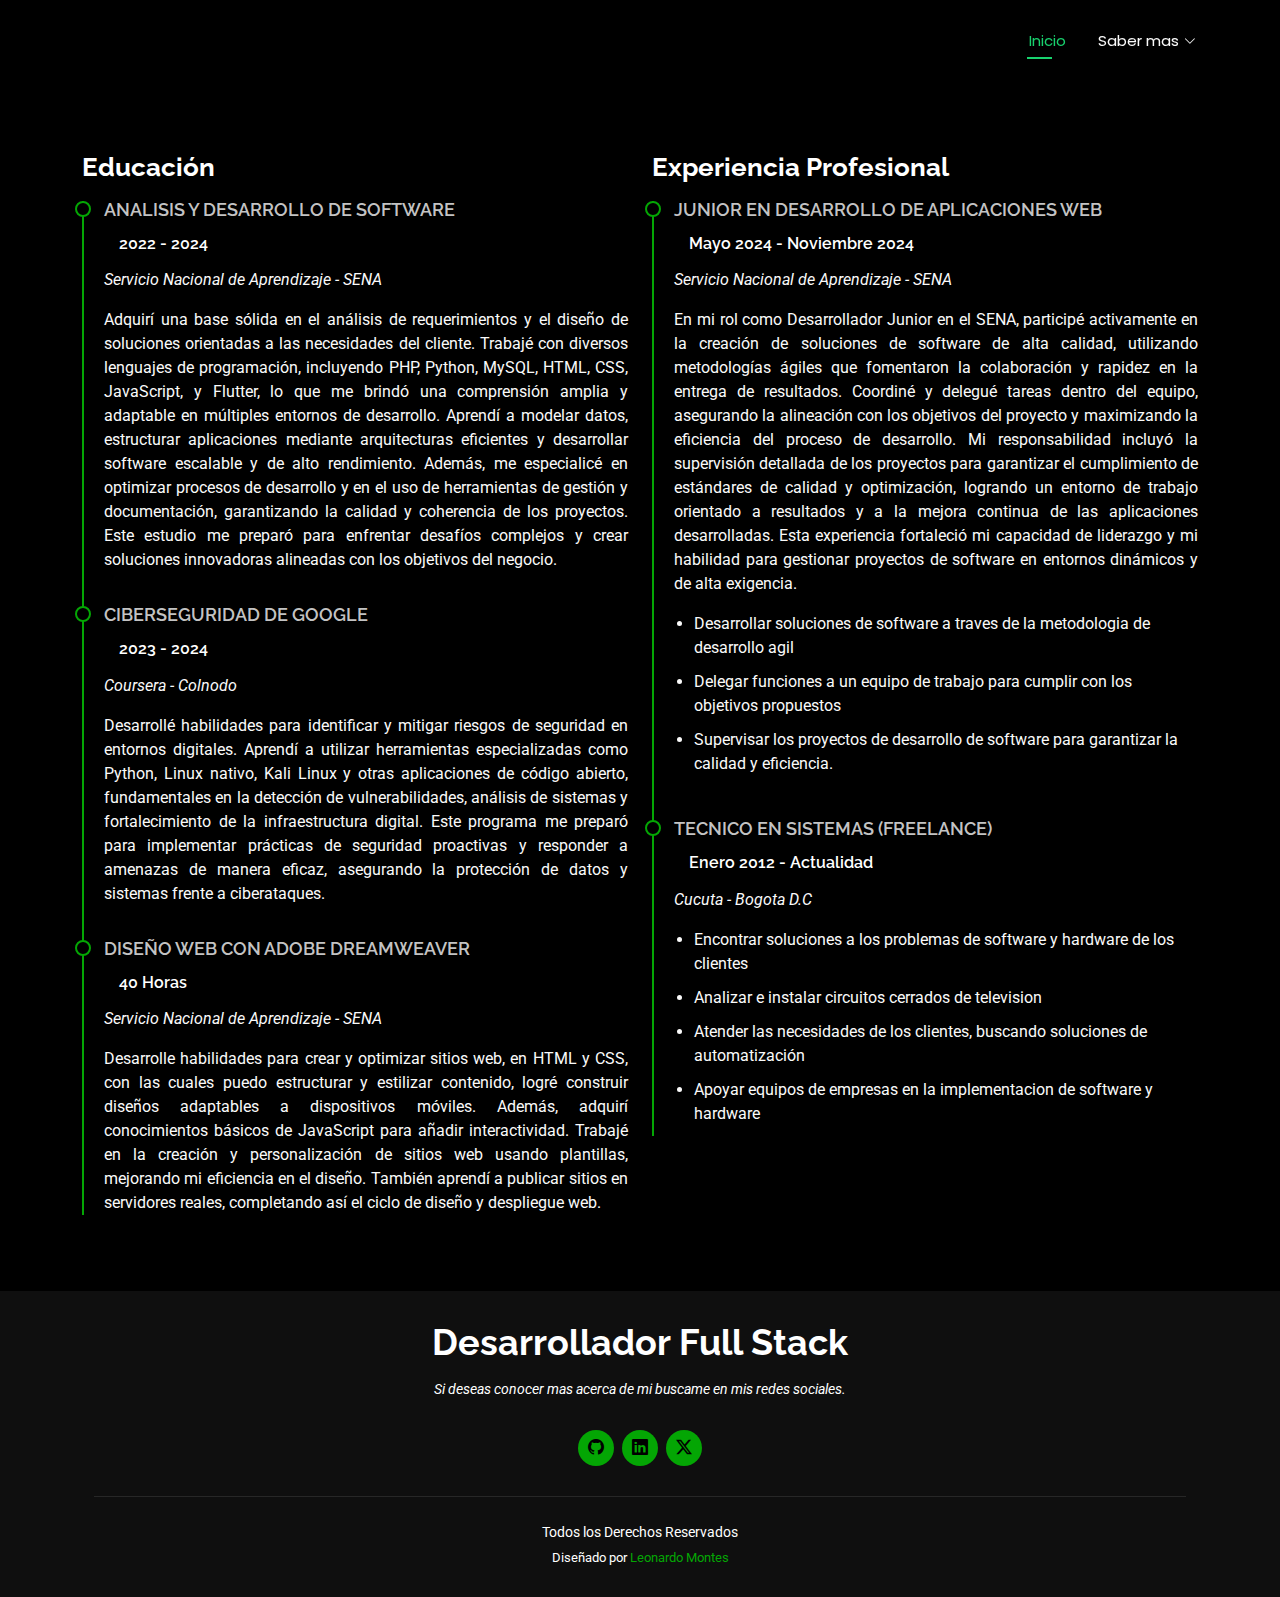
<file: app/resume.html>
<!DOCTYPE html>
<html lang="en">

<head>
    <meta charset="utf-8">
    <meta content="width=device-width, initial-scale=1.0" name="viewport">
    <title>Trayectoria</title>
    <meta name="description" content="">
    <meta name="keywords" content="">
    <script src="librerias-css.js"></script>
</head>

<body class="resume-page">
<header id="header" class="header d-flex align-items-center fixed-top">
    <div class="container-fluid container-xl position-relative d-flex align-items-center justify-content-between">
        <a href="../index.html" class="logo d-flex align-items-center"></a>
        <nav id="navmenu" class="navmenu">
            <ul>
                <li><a href="../index.html" class="active">Inicio</a></li>
                <li class="dropdown"><a href="#"><span>Saber mas</span> <i
                        class="bi bi-chevron-down toggle-dropdown"></i></a>
                    <ul>
                        <li><a href="acerca.html">Acerca de mí</a></li>
                        <li><a href="servicios.html">Servicios</a></li>
                        <li><a href="portafolio.html">Portafolio</a></li>
                        <li><a href="resume.html">Trayectoria</a></li>
                        <li><a href="contacto.html">Contacto</a></li>
                    </ul>
                </li>
            </ul>
            <i class="mobile-nav-toggle d-xl-none bi bi-list"></i>
        </nav>
    </div>
</header>

<main class="main">
    <br/><br/><br/>
    <section id="resume" class="resume section">
        <div class="container">
            <div class="row">
                <div class="col-lg-6" data-aos="fade-up" data-aos-delay="100">

                    <h3 class="resume-title">Educación</h3>
                    <div class="resume-item">
                        <h4>Analisis y Desarrollo de Software</h4>
                        <h5>2022 - 2024</h5>
                        <p><em>Servicio Nacional de Aprendizaje - SENA</em></p>
                        <p class="justify-text">Adquirí una base sólida en el análisis de requerimientos y el diseño de
                            soluciones orientadas a las necesidades del cliente. Trabajé con diversos lenguajes de
                            programación, incluyendo PHP, Python, MySQL, HTML, CSS, JavaScript, y Flutter, lo que me
                            brindó una comprensión amplia y adaptable en múltiples entornos de desarrollo. Aprendí a
                            modelar datos, estructurar aplicaciones mediante arquitecturas eficientes y desarrollar
                            software escalable y de alto rendimiento. Además, me especialicé en optimizar procesos de
                            desarrollo y en el uso de herramientas de gestión y documentación, garantizando la calidad y
                            coherencia de los proyectos. Este estudio me preparó para enfrentar desafíos complejos y
                            crear soluciones innovadoras alineadas con los objetivos del negocio.</p>
                    </div>

                    <div class="resume-item">
                        <h4>Ciberseguridad de Google</h4>
                        <h5>2023 - 2024</h5>
                        <p><em>Coursera - Colnodo</em></p>
                        <p class="justify-text">Desarrollé habilidades para identificar y mitigar riesgos de seguridad
                            en entornos digitales. Aprendí a utilizar herramientas especializadas como Python, Linux
                            nativo, Kali Linux y otras aplicaciones de código abierto, fundamentales en la detección de
                            vulnerabilidades, análisis de sistemas y fortalecimiento de la infraestructura digital. Este
                            programa me preparó para implementar prácticas de seguridad proactivas y responder a
                            amenazas de manera eficaz, asegurando la protección de datos y sistemas frente a
                            ciberataques.</p>
                    </div>

                    <div class="resume-item">
                        <h4>Diseño web con Adobe Dreamweaver</h4>
                        <h5>40 Horas</h5>
                        <p><em>Servicio Nacional de Aprendizaje - SENA</em></p>
                        <p class="justify-text">Desarrolle habilidades para crear y optimizar sitios web, en HTML y CSS,
                            con las cuales puedo estructurar y estilizar contenido, logré
                            construir diseños adaptables a dispositivos móviles. Además, adquirí conocimientos básicos
                            de JavaScript para añadir interactividad. Trabajé en la creación y personalización de
                            sitios web usando plantillas, mejorando mi eficiencia en el diseño. También aprendí a
                            publicar sitios en servidores reales, completando así el ciclo de diseño y despliegue
                            web.</p>
                    </div>
                </div>

                <div class="col-lg-6" data-aos="fade-up" data-aos-delay="200">
                    <h3 class="resume-title">Experiencia Profesional</h3>
                    <div class="resume-item">
                        <h4>Junior en Desarrollo de aplicaciones Web</h4>
                        <h5>Mayo 2024 - Noviembre 2024</h5>
                        <p><em>Servicio Nacional de Aprendizaje - SENA</em></p>
                        <p class="justify-text">En mi rol como Desarrollador Junior en el SENA, participé activamente en
                            la creación de
                            soluciones de software de alta calidad, utilizando metodologías ágiles que fomentaron la
                            colaboración y rapidez en la entrega de resultados. Coordiné y delegué tareas dentro del
                            equipo, asegurando la alineación con los objetivos del proyecto y maximizando la eficiencia
                            del proceso de desarrollo. Mi responsabilidad incluyó la supervisión detallada de los
                            proyectos para garantizar el cumplimiento de estándares de calidad y optimización, logrando
                            un entorno de trabajo orientado a resultados y a la mejora continua de las aplicaciones
                            desarrolladas. Esta experiencia fortaleció mi capacidad de liderazgo y mi habilidad para
                            gestionar proyectos de software en entornos dinámicos y de alta exigencia.</p>
                        <ul>
                            <li>Desarrollar soluciones de software a traves de la metodologia de desarrollo agil</li>
                            <li>Delegar funciones a un equipo de trabajo para cumplir con los objetivos propuestos</li>
                            <li>Supervisar los proyectos de desarrollo de software para garantizar la calidad y
                                eficiencia.
                            </li>
                        </ul>
                    </div>

                    <div class="resume-item">
                        <h4>Tecnico en Sistemas (Freelance)</h4>
                        <h5>Enero 2012 - Actualidad</h5>
                        <p><em>Cucuta - Bogota D.C</em></p>
                        <ul>
                            <li>Encontrar soluciones a los problemas de software y hardware de los clientes</li>
                            <li>Analizar e instalar circuitos cerrados de television</li>
                            <li>Atender las necesidades de los clientes, buscando soluciones de automatización</li>
                            <li>Apoyar equipos de empresas en la implementacion de software y hardware</li>
                        </ul>
                    </div>
                </div>
            </div>
        </div>
    </section>
</main>

<footer id="footer" class="footer dark-background">
    <div class="container">
        <h3 class="sitename">Desarrollador Full Stack</h3>
        <p>Si deseas conocer mas acerca de mi buscame en mis redes sociales.</p>
        <div class="social-links d-flex justify-content-center">
            <a href="https://github.com/LFMG1993" target="_blank"><i class="bi bi-github"></i></a>
            <a href="https://linkedin.com/in/lfmg1993" target="_blank"><i class="bi bi-linkedin"></i></a>
            <a href="https://x.com/LFMG1993" target="_blank"><i class="bi bi-twitter-x"></i></a>
        </div>
        <div class="container">
            <div class="copyright">
                <span>Todos los Derechos Reservados</span>
            </div>
            <div class="credits">
                Diseñado por <a href="#">Leonardo Montes</a>
            </div>
        </div>
    </div>
</footer>

<a href="#" id="scroll-top" class="scroll-top d-flex align-items-center justify-content-center"><i
        class="bi bi-arrow-up-short"></i></a>

<div id="preloader"></div>

<script src="librerias-js.js"></script>

</body>

</html>
</file>
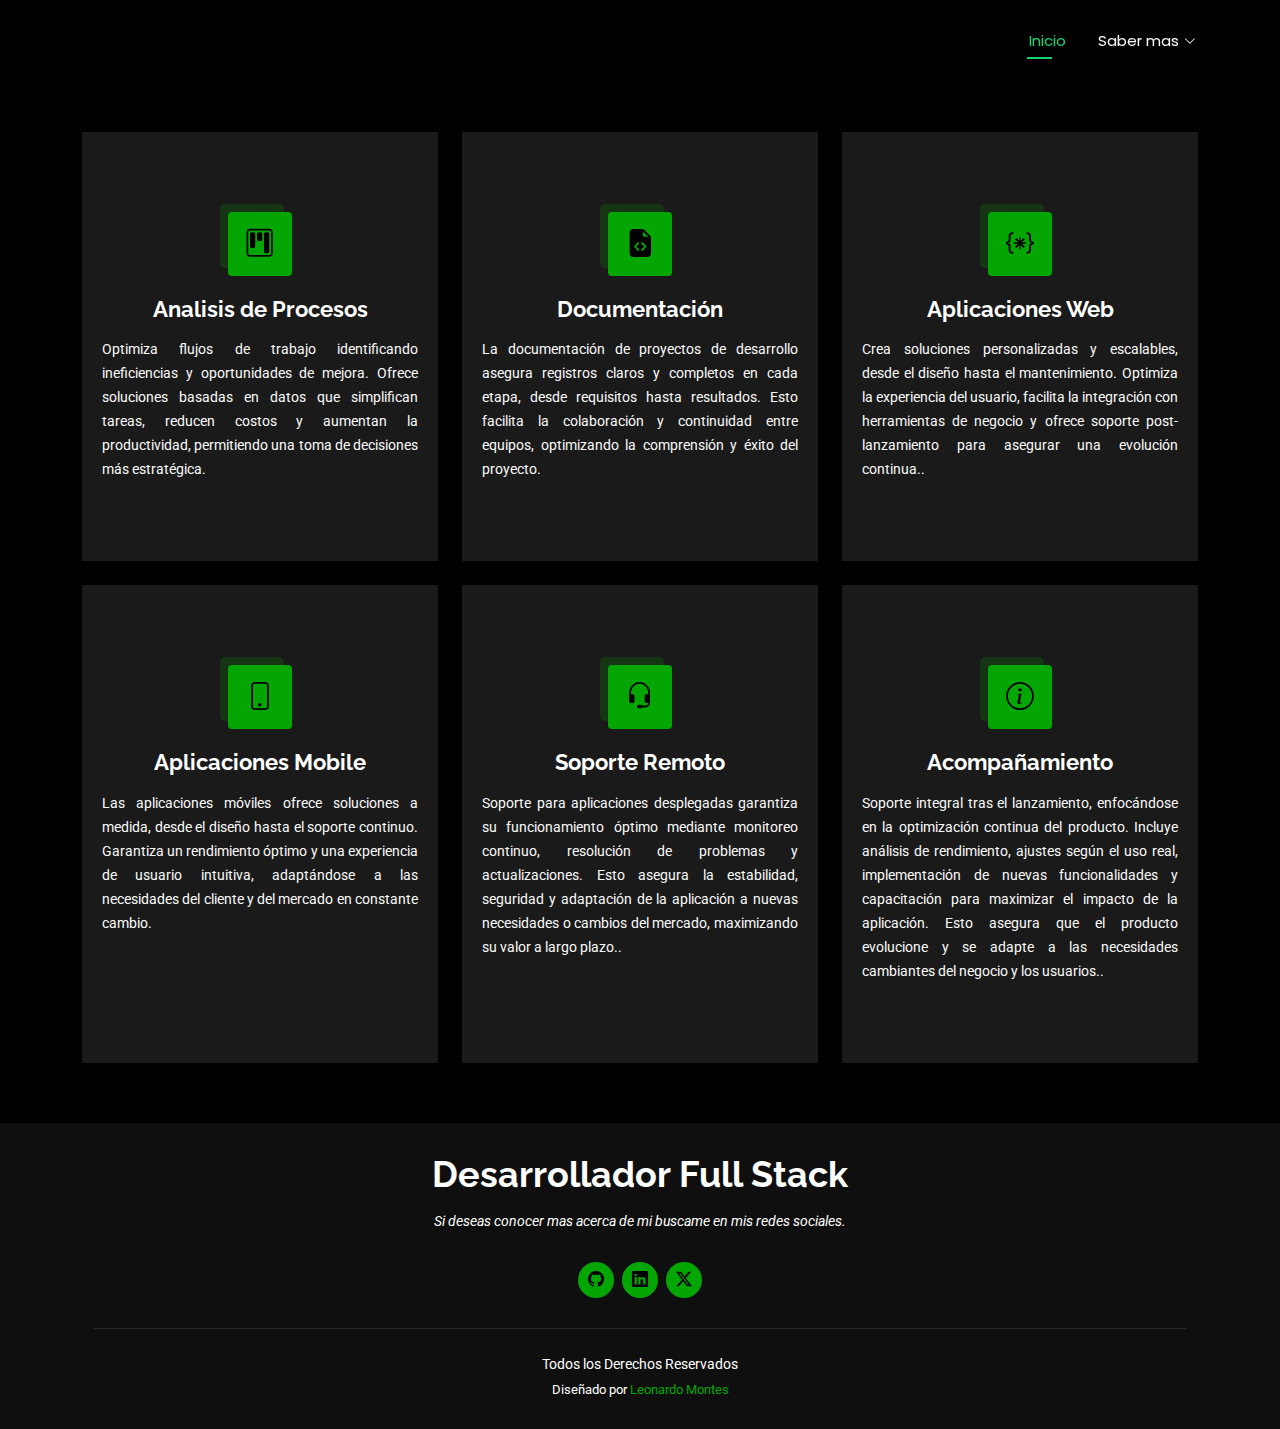
<file: app/servicios.html>
<!DOCTYPE html>
<html lang="en">

<head>
    <meta charset="utf-8">
    <meta content="width=device-width, initial-scale=1.0" name="viewport">
    <title>Servicios</title>
    <meta name="description" content="">
    <meta name="keywords" content="">
    <script src="librerias-css.js"></script>
</head>

<body class="services-page">
<header id="header" class="header d-flex align-items-center fixed-top">
    <div class="container-fluid container-xl position-relative d-flex align-items-center justify-content-between">
        <a href="../index.html" class="logo d-flex align-items-center"></a>
        <nav id="navmenu" class="navmenu">
            <ul>
                <li><a href="../index.html" class="active">Inicio</a></li>
                <li class="dropdown"><a href="#"><span>Saber mas</span> <i
                        class="bi bi-chevron-down toggle-dropdown"></i></a>
                    <ul>
                        <li><a href="acerca.html">Acerca de mí</a></li>
                        <li><a href="servicios.html">Servicios</a></li>
                        <li><a href="portafolio.html">Portafolio</a></li>
                        <li><a href="resume.html">Trayectoria</a></li>
                        <li><a href="contacto.html">Contacto</a></li>
                    </ul>
                </li>
            </ul>
            <i class="mobile-nav-toggle d-xl-none bi bi-list"></i>
        </nav>
    </div>
</header>

<main class="main">
    <br/><br/><br/>
    <section id="services" class="services section">
        <div class="container">
            <div class="row gy-4">
                <div class="col-lg-4 col-md-6" data-aos="fade-up" data-aos-delay="100">
                    <div class="service-item  position-relative">
                        <div class="icon">
                            <i class="bi bi-kanban"></i>
                        </div>
                        <a href="#" class="stretched-link">
                            <h3>Analisis de Procesos</h3>
                        </a>
                        <p class="justify-text">Optimiza flujos de trabajo identificando ineficiencias y oportunidades de mejora.
                            Ofrece soluciones basadas en datos que simplifican tareas, reducen costos y aumentan la productividad,
                            permitiendo una toma de decisiones más estratégica.</p>
                    </div>
                </div>

                <div class="col-lg-4 col-md-6" data-aos="fade-up" data-aos-delay="200">
                    <div class="service-item position-relative">
                        <div class="icon">
                            <i class="bi bi-file-earmark-code-fill"></i>
                        </div>
                        <a href="#" class="stretched-link">
                            <h3>Documentación</h3>
                        </a>
                        <p class="justify-text">La documentación de proyectos de desarrollo asegura registros claros y completos en cada etapa, desde requisitos hasta resultados.
                            Esto facilita la colaboración y continuidad entre equipos, optimizando la comprensión y éxito del proyecto.</p>
                    </div>
                </div>

                <div class="col-lg-4 col-md-6" data-aos="fade-up" data-aos-delay="300">
                    <div class="service-item position-relative">
                        <div class="icon">
                            <i class="bi bi-braces-asterisk"></i>
                        </div>
                        <a href="#" class="stretched-link">
                            <h3>Aplicaciones Web</h3>
                        </a>
                        <p class="justify-text">Crea soluciones personalizadas y escalables, desde el diseño hasta el mantenimiento. Optimiza la experiencia del usuario,
                            facilita la integración con herramientas de negocio y ofrece soporte post-lanzamiento para asegurar una evolución continua..</p>
                    </div>
                </div>

                <div class="col-lg-4 col-md-6" data-aos="fade-up" data-aos-delay="400">
                    <div class="service-item position-relative">
                        <div class="icon">
                            <i class="bi bi-phone"></i>
                        </div>
                        <a href="#" class="stretched-link">
                            <h3>Aplicaciones Mobile</h3>
                        </a>
                        <p class="justify-text">Las aplicaciones móviles ofrece soluciones a medida, desde el diseño hasta el soporte continuo.
                            Garantiza un rendimiento óptimo y una experiencia de usuario intuitiva,
                            adaptándose a las necesidades del cliente y del mercado en constante cambio.</p>
                        <a href="#" class="stretched-link"></a>
                    </div>
                </div>

                <div class="col-lg-4 col-md-6" data-aos="fade-up" data-aos-delay="500">
                    <div class="service-item position-relative">
                        <div class="icon">
                            <i class="bi bi-headset"></i>
                        </div>
                        <a href="#" class="stretched-link">
                            <h3>Soporte Remoto</h3>
                        </a>
                        <p class="justify-text">Soporte para aplicaciones desplegadas garantiza su funcionamiento óptimo mediante monitoreo continuo,
                            resolución de problemas y actualizaciones. Esto asegura la estabilidad, seguridad y adaptación de la aplicación a nuevas necesidades o cambios del mercado,
                            maximizando su valor a largo plazo..</p>
                        <a href="#" class="stretched-link"></a>
                    </div>
                </div>

                <div class="col-lg-4 col-md-6" data-aos="fade-up" data-aos-delay="600">
                    <div class="service-item position-relative">
                        <div class="icon">
                            <i class="bi bi-info-circle"></i>
                        </div>
                        <a href="#" class="stretched-link">
                            <h3>Acompañamiento</h3>
                        </a>
                        <p class="justify-text">Soporte integral tras el lanzamiento, enfocándose en la optimización continua del producto.
                            Incluye análisis de rendimiento, ajustes según el uso real, implementación de nuevas funcionalidades y capacitación para maximizar el impacto de la aplicación.
                            Esto asegura que el producto evolucione y se adapte a las necesidades cambiantes del negocio y los usuarios..</p>
                        <a href="#" class="stretched-link"></a>
                    </div>
                </div>
            </div>
        </div>
    </section>
</main>

<footer id="footer" class="footer dark-background">
    <div class="container">
        <h3 class="sitename">Desarrollador Full Stack</h3>
        <p>Si deseas conocer mas acerca de mi buscame en mis redes sociales.</p>
        <div class="social-links d-flex justify-content-center">
            <a href="https://github.com/LFMG1993" target="_blank"><i class="bi bi-github"></i></a>
            <a href="https://linkedin.com/in/lfmg1993" target="_blank"><i class="bi bi-linkedin"></i></a>
            <a href="https://x.com/LFMG1993" target="_blank"><i class="bi bi-twitter-x"></i></a>
        </div>
        <div class="container">
            <div class="copyright">
                <span>Todos los Derechos Reservados</span>
            </div>
            <div class="credits">
                Diseñado por <a href="#">Leonardo Montes</a>
            </div>
        </div>
    </div>
</footer>

<a href="#" id="scroll-top" class="scroll-top d-flex align-items-center justify-content-center"><i
        class="bi bi-arrow-up-short"></i></a>
<div id="preloader"></div>
<script src="librerias-js.js"></script>

</body>
</html>
</file>
<file: assets/css/main.css>
:root {
  --default-font: "Roboto",  system-ui, -apple-system, "Segoe UI", Roboto, "Helvetica Neue", Arial, "Noto Sans", "Liberation Sans", sans-serif, "Apple Color Emoji", "Segoe UI Emoji", "Segoe UI Symbol", "Noto Color Emoji";
  --heading-font: "Raleway",  sans-serif;
  --nav-font: "Poppins",  sans-serif;
}

:root {
  --background-color: #000000; /* Background color for the entire website, including individual sections */
  --default-color: #fafafa; /* Default color used for the majority of the text content across the entire website */
  --heading-color: #ffffff; /* Color for headings, subheadings and title throughout the website */
  --accent-color: #04a604; /* Accent color that represents your brand on the website. It's used for buttons, links, and other elements that need to stand out */
  --surface-color: #1a1a1a; /* The surface color is used as a background of boxed elements within sections, such as cards, icon boxes, or other elements that require a visual separation from the global background. */
  --contrast-color: #000000; /* Contrast color for text, ensuring readability against backgrounds of accent, heading, or default colors. */
}

:root {
  --nav-color: #fafafa;  /* The default color of the main navmenu links */
  --nav-hover-color: #18d26e; /* Applied to main navmenu links when they are hovered over or active */
  --nav-mobile-background-color: #1a1a1a; /* Used as the background color for mobile navigation menu */
  --nav-dropdown-background-color: #1a1a1a; /* Used as the background color for dropdown items that appear when hovering over primary navigation items */
  --nav-dropdown-color: #fafafa; /* Used for navigation links of the dropdown items in the navigation menu. */
  --nav-dropdown-hover-color: #18d26e; /* Similar to --nav-hover-color, this color is applied to dropdown navigation links when they are hovered over. */
}


.light-background {
  --background-color: #1a1a1a;
  --surface-color: #343434;
}

.dark-background {
  --background-color: rgba(15, 15, 15, 0.975);
  --default-color: #ffffff;
  --heading-color: #ffffff;
  --surface-color: #292929f9;
  --contrast-color: #000000;
}

:root {
  scroll-behavior: smooth;
}

/*--------------------------------------------------------------
# General Styling & Shared Classes
--------------------------------------------------------------*/
body {
  color: var(--default-color);
  background-color: var(--background-color);
  font-family: var(--default-font);
}

a {
  color: var(--accent-color);
  text-decoration: none;
  transition: 0.3s;
}

a:hover {
  color: color-mix(in srgb, var(--accent-color), transparent 25%);
  text-decoration: none;
}

h1,
h2,
h3,
h4,
h5,
h6 {
  color: var(--heading-color);
  font-family: var(--heading-font);
}

/* PHP Email Form Messages
------------------------------*/
.php-email-form .error-message {
  display: none;
  background: #df1529;
  color: #ffffff;
  text-align: left;
  padding: 15px;
  margin-bottom: 24px;
  font-weight: 600;
}

.php-email-form .sent-message {
  display: none;
  color: #ffffff;
  background: #059652;
  text-align: center;
  padding: 15px;
  margin-bottom: 24px;
  font-weight: 600;
}

.php-email-form .loading {
  display: none;
  background: var(--surface-color);
  text-align: center;
  padding: 15px;
  margin-bottom: 24px;
}

.php-email-form .loading:before {
  content: "";
  display: inline-block;
  border-radius: 50%;
  width: 24px;
  height: 24px;
  margin: 0 10px -6px 0;
  border: 3px solid var(--accent-color);
  border-top-color: var(--surface-color);
  animation: php-email-form-loading 1s linear infinite;
}

@keyframes php-email-form-loading {
  0% {
    transform: rotate(0deg);
  }

  100% {
    transform: rotate(360deg);
  }
}

/*--------------------------------------------------------------
# Global Header
--------------------------------------------------------------*/
.header {
  --background-color: rgba(0, 0, 0, 0);
  color: var(--default-color);
  background-color: var(--background-color);
  padding: 15px 0;
  transition: all 0.5s;
  z-index: 997;
}

.header .logo {
  line-height: 1;
}

.header .logo img {
  max-height: 32px;
  margin-right: 8px;
}

.header .logo h1 {
  font-size: 30px;
  margin: 0;
  font-weight: 700;
  color: var(--heading-color);
}

.scrolled .header {
  box-shadow: 0px 0 18px rgba(0, 0, 0, 0.1);
}

/* Global Header on Scroll
------------------------------*/
.scrolled .header {
  --background-color: rgba(0, 0, 0, 0.8);
}

/*--------------------------------------------------------------
# Navigation Menu
--------------------------------------------------------------*/
/* Desktop Navigation */
@media (min-width: 1200px) {
  .navmenu {
    padding: 0;
  }

  .navmenu ul {
    margin: 0;
    padding: 0;
    display: flex;
    list-style: none;
    align-items: center;
  }

  .navmenu li {
    position: relative;
  }

  .navmenu>ul>li {
    white-space: nowrap;
    padding: 15px 14px;
  }

  .navmenu>ul>li:last-child {
    padding-right: 0;
  }

  .navmenu a,
  .navmenu a:focus {
    color: var(--nav-color);
    font-size: 15px;
    padding: 0 2px;
    font-family: var(--nav-font);
    font-weight: 400;
    display: flex;
    align-items: center;
    justify-content: space-between;
    white-space: nowrap;
    transition: 0.3s;
    position: relative;
  }

  .navmenu a i,
  .navmenu a:focus i {
    font-size: 12px;
    line-height: 0;
    margin-left: 5px;
    transition: 0.3s;
  }

  .navmenu>ul>li>a:before {
    content: "";
    position: absolute;
    height: 2px;
    bottom: -6px;
    left: 0;
    background-color: var(--nav-hover-color);
    visibility: hidden;
    width: 0px;
    transition: all 0.3s ease-in-out 0s;
  }

  .navmenu a:hover:before,
  .navmenu li:hover>a:before,
  .navmenu .active:before {
    visibility: visible;
    width: 25px;
  }

  .navmenu li:hover>a,
  .navmenu .active,
  .navmenu .active:focus {
    color: var(--nav-hover-color);
  }

  .navmenu .dropdown ul {
    margin: 0;
    padding: 10px 0;
    background: var(--nav-dropdown-background-color);
    display: block;
    position: absolute;
    visibility: hidden;
    left: 14px;
    top: 130%;
    opacity: 0;
    transition: 0.3s;
    border-radius: 4px;
    z-index: 99;
    box-shadow: 0px 0px 30px rgba(0, 0, 0, 0.1);
  }

  .navmenu .dropdown ul li {
    min-width: 200px;
  }

  .navmenu .dropdown ul a {
    padding: 10px 20px;
    font-size: 15px;
    text-transform: none;
    color: var(--nav-dropdown-color);
  }

  .navmenu .dropdown ul a i {
    font-size: 12px;
  }

  .navmenu .dropdown ul a:hover,
  .navmenu .dropdown ul .active:hover,
  .navmenu .dropdown ul li:hover>a {
    color: var(--nav-dropdown-hover-color);
  }

  .navmenu .dropdown:hover>ul {
    opacity: 1;
    top: 100%;
    visibility: visible;
  }

  .navmenu .dropdown .dropdown ul {
    top: 0;
    left: -90%;
    visibility: hidden;
  }

  .navmenu .dropdown .dropdown:hover>ul {
    opacity: 1;
    top: 0;
    left: -100%;
    visibility: visible;
  }
}

/* Mobile Navigation */
@media (max-width: 1199px) {
  .mobile-nav-toggle {
    color: var(--nav-color);
    font-size: 28px;
    line-height: 0;
    margin-right: 10px;
    cursor: pointer;
    transition: color 0.3s;
  }

  .navmenu {
    padding: 0;
    z-index: 9997;
  }

  .navmenu ul {
    display: none;
    list-style: none;
    position: absolute;
    inset: 60px 20px 20px 20px;
    padding: 10px 0;
    margin: 0;
    border-radius: 6px;
    background-color: var(--nav-mobile-background-color);
    border: 1px solid color-mix(in srgb, var(--default-color), transparent 90%);
    box-shadow: none;
    overflow-y: auto;
    transition: 0.3s;
    z-index: 9998;
  }

  .navmenu a,
  .navmenu a:focus {
    color: var(--nav-dropdown-color);
    padding: 10px 20px;
    font-family: var(--nav-font);
    font-size: 17px;
    font-weight: 500;
    display: flex;
    align-items: center;
    justify-content: space-between;
    white-space: nowrap;
    transition: 0.3s;
  }

  .navmenu a i,
  .navmenu a:focus i {
    font-size: 12px;
    line-height: 0;
    margin-left: 5px;
    width: 30px;
    height: 30px;
    display: flex;
    align-items: center;
    justify-content: center;
    border-radius: 50%;
    transition: 0.3s;
    background-color: color-mix(in srgb, var(--accent-color), transparent 90%);
  }

  .navmenu a i:hover,
  .navmenu a:focus i:hover {
    background-color: var(--accent-color);
    color: var(--contrast-color);
  }

  .navmenu a:hover,
  .navmenu .active,
  .navmenu .active:focus {
    color: var(--nav-dropdown-hover-color);
  }

  .navmenu .active i,
  .navmenu .active:focus i {
    background-color: var(--accent-color);
    color: var(--contrast-color);
    transform: rotate(180deg);
  }

  .navmenu .dropdown ul {
    position: static;
    display: none;
    z-index: 99;
    padding: 10px 0;
    margin: 10px 20px;
    background-color: var(--nav-dropdown-background-color);
    transition: all 0.5s ease-in-out;
  }

  .navmenu .dropdown ul ul {
    background-color: rgba(33, 37, 41, 0.1);
  }

  .navmenu .dropdown>.dropdown-active {
    display: block;
    background-color: rgba(33, 37, 41, 0.03);
  }

  .mobile-nav-active {
    overflow: hidden;
  }

  .mobile-nav-active .mobile-nav-toggle {
    color: #fff;
    position: absolute;
    font-size: 32px;
    top: 15px;
    right: 15px;
    margin-right: 0;
    z-index: 9999;
  }

  .mobile-nav-active .navmenu {
    position: fixed;
    overflow: hidden;
    inset: 0;
    background: rgba(33, 37, 41, 0.8);
    transition: 0.3s;
  }

  .mobile-nav-active .navmenu>ul {
    display: block;
  }
}

/*--------------------------------------------------------------
# Global Footer
--------------------------------------------------------------*/
.footer {
  color: var(--default-color);
  background-color: var(--background-color);
  font-size: 14px;
  text-align: center;
  padding: 30px 0;
  position: relative;
}

.footer h3 {
  font-size: 36px;
  font-weight: 700;
  position: relative;
  padding: 0;
  margin: 0 0 15px 0;
}

.footer p {
  font-size: 15;
  font-style: italic;
  padding: 0;
  margin: 0 0 30px 0;
}

.footer .social-links {
  margin: 0 0 30px 0;
}

.footer .social-links a {
  font-size: 16px;
  display: flex;
  align-items: center;
  justify-content: center;
  background: var(--accent-color);
  color: var(--contrast-color);
  line-height: 1;
  margin: 0 4px;
  border-radius: 50%;
  text-align: center;
  width: 36px;
  height: 36px;
  transition: 0.3s;
}

.footer .social-links a:hover {
  background: color-mix(in srgb, var(--accent-color), transparent 20%);
  text-decoration: none;
}

.footer .copyright {
  padding-top: 25px;
  border-top: 1px solid color-mix(in srgb, var(--default-color), transparent 90%);
}

.footer .credits {
  font-size: 13px;
  padding-top: 5px;
}

/*--------------------------------------------------------------
# Preloader
--------------------------------------------------------------*/
#preloader {
  position: fixed;
  inset: 0;
  z-index: 999999;
  overflow: hidden;
  background: var(--background-color);
  transition: all 0.6s ease-out;
}

#preloader:before {
  content: "";
  position: fixed;
  top: calc(50% - 30px);
  left: calc(50% - 30px);
  border: 6px solid #ffffff;
  border-color: var(--accent-color) transparent var(--accent-color) transparent;
  border-radius: 50%;
  width: 60px;
  height: 60px;
  animation: animate-preloader 1.5s linear infinite;
}

@keyframes animate-preloader {
  0% {
    transform: rotate(0deg);
  }

  100% {
    transform: rotate(360deg);
  }
}

/*--------------------------------------------------------------
# Scroll Top Button
--------------------------------------------------------------*/
.scroll-top {
  position: fixed;
  visibility: hidden;
  opacity: 0;
  right: 15px;
  bottom: -15px;
  z-index: 99999;
  background-color: var(--accent-color);
  width: 44px;
  height: 44px;
  border-radius: 50px;
  transition: all 0.4s;
}

.scroll-top i {
  font-size: 24px;
  color: var(--contrast-color);
  line-height: 0;
}

.scroll-top:hover {
  background-color: color-mix(in srgb, var(--accent-color), transparent 20%);
  color: var(--contrast-color);
}

.scroll-top.active {
  visibility: visible;
  opacity: 1;
  bottom: 15px;
}

/*--------------------------------------------------------------
# Disable aos animation delay on mobile devices
--------------------------------------------------------------*/
@media screen and (max-width: 768px) {
  [data-aos-delay] {
    transition-delay: 0 !important;
  }
}

/*--------------------------------------------------------------
# Global Page Titles & Breadcrumbs
--------------------------------------------------------------*/
.page-title {
  color: var(--default-color);
  background-color: var(--background-color);
  position: relative;
}

.page-title .heading {
  padding: 160px 0 80px 0;
  border-top: 1px solid color-mix(in srgb, var(--default-color), transparent 90%);
}

.page-title .heading h1 {
  font-size: 38px;
  font-weight: 700;
}

.page-title nav {
  background-color: color-mix(in srgb, var(--default-color), transparent 90%);
  padding: 20px 0;
}

.page-title nav ol {
  display: flex;
  flex-wrap: wrap;
  list-style: none;
  margin: 0;
  font-size: 16px;
  font-weight: 600;
}

.page-title nav ol li+li {
  padding-left: 10px;
}

.page-title nav ol li+li::before {
  content: "/";
  display: inline-block;
  padding-right: 10px;
  color: color-mix(in srgb, var(--default-color), transparent 70%);
}

/*--------------------------------------------------------------
# Global Sections
--------------------------------------------------------------*/
section,
.section {
  color: var(--default-color);
  background-color: var(--background-color);
  padding: 60px 0;
  scroll-margin-top: 100px;
  overflow: clip;
}

@media (max-width: 1199px) {

  section,
  .section {
    scroll-margin-top: 66px;
  }
}

/*--------------------------------------------------------------
# Global Section Titles
--------------------------------------------------------------*/
.section-title {
  padding-bottom: 60px;
  position: relative;
}

.section-title h2 {
  font-size: 14px;
  font-weight: 500;
  padding: 0;
  line-height: 1px;
  margin: 0;
  letter-spacing: 1.5px;
  text-transform: uppercase;
  color: color-mix(in srgb, var(--default-color), transparent 50%);
  position: relative;
}

.section-title h2::after {
  content: "";
  width: 120px;
  height: 1px;
  display: inline-block;
  background: var(--accent-color);
  margin: 4px 10px;
}

.section-title div {
  color: var(--heading-color);
  margin: 0;
  margin: 0;
  font-size: 28px;
  font-weight: 700;
  text-transform: uppercase;
  font-family: var(--heading-font);
}

/*--------------------------------------------------------------
# Hero Section
--------------------------------------------------------------*/
.hero {
  width: 100%;
  min-height: 100vh;
  position: relative;
  padding: 80px 0;
  display: flex;
  align-items: center;
  justify-content: center;
}

.hero img {
  position: absolute;
  inset: 0;
  display: block;
  width: 100%;
  height: 100%;
  object-fit: cover;
  z-index: 1;
}

.hero .container {
  position: relative;
  z-index: 3;
}

.hero h2 {
  margin: 0;
  font-size: 64px;
  font-weight: 700;
}

.hero p {
  margin: 5px 0 0 0;
  font-size: 26px;
}

.hero p span {
  letter-spacing: 1px;
  border-bottom: 2px solid var(--accent-color);
}

.hero .social-links {
  margin-top: 25px;
}

.hero .social-links a {
  background-color: color-mix(in srgb, var(--default-color), transparent 90%);
  color: var(--default-color);
  font-size: 14px;
  width: 40px;
  height: 40px;
  border-radius: 50px;
  display: inline-flex;
  align-items: center;
  justify-content: center;
  margin-right: 20px;
  transition: 0.3s;
}

.hero .social-links a:hover {
  background-color: var(--accent-color);
}

@media (max-width: 768px) {
  .hero h2 {
    font-size: 32px;
  }

  .hero p {
    font-size: 20px;
  }
}

/*--------------------------------------------------------------
# About Section
--------------------------------------------------------------*/
.about .content h2 {
  font-weight: 700;
  font-size: 24px;
}

.about .content ul {
  list-style: none;
  padding: 0;
}

.about .content ul li {
  margin-bottom: 20px;
  display: flex;
  align-items: center;
}

.about .content ul strong {
  margin-right: 10px;
}

.about .content ul i {
  font-size: 16px;
  margin-right: 5px;
  color: var(--accent-color);
  line-height: 0;
}

/*--------------------------------------------------------------
# Stats Section
--------------------------------------------------------------*/
.stats i {
  background-color: var(--surface-color);
  color: var(--accent-color);
  box-shadow: 0px 2px 25px rgba(0, 0, 0, 0.1);
  width: 54px;
  height: 54px;
  font-size: 24px;
  border-radius: 50px;
  border: 2px solid var(--background-color);
  display: inline-flex;
  align-items: center;
  justify-content: center;
  position: relative;
  z-index: 1;
}

.stats .stats-item {
  background-color: var(--surface-color);
  margin-top: -27px;
  padding: 30px 30px 25px 30px;
  width: 100%;
  position: relative;
  text-align: center;
  box-shadow: 0px 2px 35px rgba(0, 0, 0, 0.1);
  border-radius: 4px;
  z-index: 0;
}

.stats .stats-item span {
  font-size: 36px;
  display: block;
  font-weight: 700;
  color: color-mix(in srgb, var(--default-color), transparent 20%);
}

.stats .stats-item p {
  padding: 0;
  margin: 0;
  font-family: var(--heading-font);
  font-size: 16px;
}

/*--------------------------------------------------------------
# Skills Section
--------------------------------------------------------------*/
.skills .progress {
  height: 60px;
  display: block;
  background: none;
  border-radius: 0;
}

.skills .progress .skill {
  color: var(--heading-color);
  padding: 0;
  margin: 0 0 6px 0;
  text-transform: uppercase;
  display: block;
  font-weight: 600;
  font-family: var(--heading-font);
}

.skills .progress .skill .val {
  float: right;
  font-style: normal;
}

.skills .progress-bar-wrap {
  background: color-mix(in srgb, var(--default-color), transparent 90%);
  height: 10px;
}

.skills .progress-bar {
  width: 1px;
  height: 10px;
  transition: 0.9s;
  background-color: var(--accent-color);
}

/*--------------------------------------------------------------
# Interests Section
--------------------------------------------------------------*/
.interests .features-item {
  background-color: var(--surface-color);
  display: flex;
  align-items: center;
  padding: 20px;
  transition: 0.3s;
  border: 1px solid color-mix(in srgb, var(--default-color), transparent 90%);
  position: relative;
}

.interests .features-item i {
  font-size: 32px;
  padding-right: 10px;
  line-height: 0;
}

.interests .features-item h3 {
  font-weight: 700;
  margin: 0;
  padding: 0;
  line-height: 1;
  font-size: 16px;
}

.interests .features-item h3 a {
  color: var(--heading-color);
  transition: 0.3s;
}

.interests .features-item:hover {
  border-color: var(--accent-color);
}

.interests .features-item:hover h3 a {
  color: var(--accent-color);
}

/*--------------------------------------------------------------
# Testimonials Section
--------------------------------------------------------------*/
.testimonials .testimonials-carousel,
.testimonials .testimonials-slider {
  overflow: hidden;
}

.testimonials .testimonial-item {
  box-sizing: content-box;
  min-height: 320px;
}

.testimonials .testimonial-item .testimonial-img {
  width: 90px;
  border-radius: 50%;
  margin: -40px 0 0 40px;
  position: relative;
  z-index: 2;
  border: 6px solid var(--background-color);
}

.testimonials .testimonial-item h3 {
  font-size: 18px;
  font-weight: bold;
  margin: 10px 0 5px 45px;
}

.testimonials .testimonial-item h4 {
  font-size: 14px;
  color: color-mix(in srgb, var(--default-color), transparent 20%);
  margin: 0 0 0 45px;
}

.testimonials .testimonial-item .quote-icon-left,
.testimonials .testimonial-item .quote-icon-right {
  color: color-mix(in srgb, var(--accent-color), transparent 50%);
  font-size: 26px;
  line-height: 0;
}

.testimonials .testimonial-item .quote-icon-left {
  display: inline-block;
  left: -5px;
  position: relative;
}

.testimonials .testimonial-item .quote-icon-right {
  display: inline-block;
  right: -5px;
  position: relative;
  top: 10px;
  transform: scale(-1, -1);
}

.testimonials .testimonial-item p {
  font-style: italic;
  margin: 0 15px 0 15px;
  padding: 20px 20px 60px 20px;
  background: var(--surface-color);
  border-radius: 6px;
  position: relative;
  z-index: 1;
}

.testimonials .swiper-wrapper {
  height: auto;
}

.testimonials .swiper-pagination {
  margin-top: 20px;
  position: relative;
}

.testimonials .swiper-pagination .swiper-pagination-bullet {
  width: 12px;
  height: 12px;
  background-color: var(--background-color);
  opacity: 1;
  border: 1px solid var(--accent-color);
}

.testimonials .swiper-pagination .swiper-pagination-bullet-active {
  background-color: var(--accent-color);
}

/*--------------------------------------------------------------
# Resume Section
--------------------------------------------------------------*/
.resume .resume-title {
  color: var(--heading-color);
  font-size: 26px;
  font-weight: 700;
  margin-top: 20px;
  margin-bottom: 20px;
}

.resume .resume-item {
  padding: 0 0 20px 20px;
  margin-top: -2px;
  border-left: 2px solid var(--accent-color);
  position: relative;
}

.resume .resume-item h4 {
  line-height: 18px;
  font-size: 18px;
  font-weight: 600;
  text-transform: uppercase;
  color: color-mix(in srgb, var(--default-color), transparent 20%);
  margin-bottom: 10px;
}

.resume .resume-item h5 {
  font-size: 16px;
  padding: 5px 15px;
  display: inline-block;
  font-weight: 600;
  margin-bottom: 10px;
}

.resume .resume-item ul {
  padding-left: 20px;
}

.resume .resume-item ul li {
  padding-bottom: 10px;
}

.resume .resume-item:last-child {
  padding-bottom: 0;
}

.resume .resume-item::before {
  content: "";
  position: absolute;
  width: 16px;
  height: 16px;
  border-radius: 50px;
  left: -9px;
  top: 0;
  background: var(--background-color);
  border: 2px solid var(--accent-color);
}

/*--------------------------------------------------------------
# Services Section
--------------------------------------------------------------*/
.services .service-item {
  background-color: var(--surface-color);
  text-align: center;
  padding: 80px 20px;
  transition: all ease-in-out 0.3s;
  height: 100%;
}

.services .service-item .icon {
  margin: 0 auto;
  width: 64px;
  height: 64px;
  background: var(--accent-color);
  border-radius: 4px;
  display: flex;
  align-items: center;
  justify-content: center;
  margin-bottom: 20px;
  transition: 0.3s;
  transform-style: preserve-3d;
}

.services .service-item .icon i {
  color: var(--contrast-color);
  font-size: 28px;
  transition: ease-in-out 0.3s;
}

.services .service-item .icon::before {
  position: absolute;
  content: "";
  left: -8px;
  top: -8px;
  height: 100%;
  width: 100%;
  background: color-mix(in srgb, var(--accent-color), transparent 80%);
  border-radius: 5px;
  transition: all 0.3s ease-out 0s;
  transform: translateZ(-1px);
}

.services .service-item h3 {
  font-weight: 700;
  margin: 10px 0 15px 0;
  font-size: 22px;
}

.services .service-item p {
  line-height: 24px;
  font-size: 14px;
  margin-bottom: 0;
}

.services .service-item:hover {
  background: var(--accent-color);
  border-color: var(--accent-color);
}

.services .service-item:hover .icon {
  background: var(--surface-color);
}

.services .service-item:hover .icon i {
  color: var(--accent-color);
}

.services .service-item:hover .icon::before {
  background: color-mix(in srgb, var(--background-color), transparent 70%);
}

.services .service-item:hover h3,
.services .service-item:hover p {
  color: var(--contrast-color);
}

/*--------------------------------------------------------------
# Service Details Section
--------------------------------------------------------------*/
.service-details .services-list {
  background-color: var(--surface-color);
  padding: 10px 30px;
  border: 1px solid color-mix(in srgb, var(--default-color), transparent 90%);
  margin-bottom: 20px;
}

.service-details .services-list a {
  display: block;
  line-height: 1;
  padding: 8px 0 8px 15px;
  border-left: 3px solid color-mix(in srgb, var(--default-color), transparent 70%);
  margin: 20px 0;
  color: color-mix(in srgb, var(--default-color), transparent 20%);
  transition: 0.3s;
}

.service-details .services-list a.active {
  color: var(--heading-color);
  font-weight: 700;
  border-color: var(--accent-color);
}

.service-details .services-list a:hover {
  border-color: var(--accent-color);
}

.service-details .services-img {
  margin-bottom: 20px;
}

.service-details h3 {
  font-size: 26px;
  font-weight: 700;
}

.service-details h4 {
  font-size: 20px;
  font-weight: 700;
}

.service-details p {
  font-size: 15px;
}

.service-details ul {
  list-style: none;
  padding: 0;
  font-size: 15px;
}

.service-details ul li {
  padding: 5px 0;
  display: flex;
  align-items: center;
}

.service-details ul i {
  font-size: 20px;
  margin-right: 8px;
  color: var(--accent-color);
}

/*--------------------------------------------------------------
# Portfolio Section
--------------------------------------------------------------*/
.portfolio .portfolio-filters {
  padding: 0;
  margin: 0 auto 20px auto;
  list-style: none;
  text-align: center;
}

.portfolio .portfolio-filters li {
  cursor: pointer;
  display: inline-block;
  padding: 0;
  font-size: 18px;
  font-weight: 500;
  margin: 0 10px;
  line-height: 1;
  margin-bottom: 5px;
  transition: all 0.3s ease-in-out;
}

.portfolio .portfolio-filters li:hover,
.portfolio .portfolio-filters li.filter-active {
  color: var(--accent-color);
}

.portfolio .portfolio-filters li:first-child {
  margin-left: 0;
}

.portfolio .portfolio-filters li:last-child {
  margin-right: 0;
}

@media (max-width: 575px) {
  .portfolio .portfolio-filters li {
    font-size: 14px;
    margin: 0 5px;
  }
}

.portfolio .portfolio-content {
  position: relative;
  overflow: hidden;
}

.portfolio .portfolio-content img {
  transition: 0.3s;
}

.portfolio .portfolio-content .portfolio-info {
  opacity: 0;
  position: absolute;
  inset: 0;
  z-index: 3;
  transition: all ease-in-out 0.3s;
  background: rgba(0, 0, 0, 0.6);
  padding: 15px;
}

.portfolio .portfolio-content .portfolio-info h4 {
  font-size: 14px;
  padding: 5px 10px;
  font-weight: 400;
  color: #ffffff;
  display: inline-block;
  background-color: var(--accent-color);
}

.portfolio .portfolio-content .portfolio-info p {
  position: absolute;
  bottom: 10px;
  text-align: center;
  display: inline-block;
  left: 0;
  right: 0;
  font-size: 16px;
  font-weight: 600;
  color: rgba(255, 255, 255, 0.8);
}

.portfolio .portfolio-content .portfolio-info .preview-link,
.portfolio .portfolio-content .portfolio-info .details-link {
  position: absolute;
  left: calc(50% - 40px);
  font-size: 26px;
  top: calc(50% - 14px);
  color: #fff;
  transition: 0.3s;
  line-height: 1.2;
}

.portfolio .portfolio-content .portfolio-info .preview-link:hover,
.portfolio .portfolio-content .portfolio-info .details-link:hover {
  color: var(--accent-color);
}

.portfolio .portfolio-content .portfolio-info .details-link {
  left: 50%;
  font-size: 34px;
  line-height: 0;
}

.portfolio .portfolio-content:hover .portfolio-info {
  opacity: 1;
}

.portfolio .portfolio-content:hover img {
  transform: scale(1.1);
}

/*--------------------------------------------------------------
# Portfolio Details Section
--------------------------------------------------------------*/
.portfolio-details .portfolio-details-slider img {
  width: 100%;
}

.portfolio-details .portfolio-details-slider .swiper-pagination {
  margin-top: 20px;
  position: relative;
}

.portfolio-details .portfolio-details-slider .swiper-pagination .swiper-pagination-bullet {
  width: 12px;
  height: 12px;
  background-color: color-mix(in srgb, var(--default-color), transparent 85%);
  opacity: 1;
}

.portfolio-details .portfolio-details-slider .swiper-pagination .swiper-pagination-bullet-active {
  background-color: var(--accent-color);
}

.portfolio-details .portfolio-info {
  background-color: var(--surface-color);
  padding: 30px;
  box-shadow: 0px 0 30px rgba(0, 0, 0, 0.1);
}

.portfolio-details .portfolio-info h3 {
  font-size: 22px;
  font-weight: 700;
  margin-bottom: 20px;
  padding-bottom: 20px;
  border-bottom: 1px solid color-mix(in srgb, var(--default-color), transparent 85%);
}

.portfolio-details .portfolio-info ul {
  list-style: none;
  padding: 0;
  font-size: 15px;
}

.portfolio-details .portfolio-info ul li+li {
  margin-top: 10px;
}

.portfolio-details .portfolio-description {
  padding-top: 30px;
}

.portfolio-details .portfolio-description h2 {
  font-size: 26px;
  font-weight: 700;
  margin-bottom: 20px;
}

.portfolio-details .portfolio-description p {
  padding: 0;
  color: color-mix(in srgb, var(--default-color), transparent 30%);
}

/*--------------------------------------------------------------
# Starter Section Section
--------------------------------------------------------------*/
.starter-section {
  /* Add your styles here */
}

/*--------------------------------------------------------------
# Contact Section
--------------------------------------------------------------*/
.contact .info-item {
  box-shadow: 0px 0px 20px rgba(0, 0, 0, 0.1);
  padding: 20px 30px;
}

.contact .info-item .icon {
  color: var(--contrast-color);
  background-color: var(--accent-color);
  width: 56px;
  height: 56px;
  font-size: 24px;
  display: flex;
  justify-content: center;
  align-items: center;
  transition: all 0.3s ease-in-out;
  border-radius: 50%;
  margin-right: 15px;
}

.contact .info-item h3 {
  font-size: 18px;
  font-weight: 700;
  margin: 0 0 2px 0;
}

.contact .info-item p {
  padding: 0;
  margin-bottom: 0;
  font-size: 14px;
}

.contact .info-item .social-links a {
  font-size: 24px;
  display: inline-block;
  line-height: 1;
  margin: 4px 6px 0 0;
  transition: 0.3s;
  color: color-mix(in srgb, var(--default-color), transparent 50%);
}

.contact .info-item .social-links a:hover {
  color: var(--accent-color);
}

.contact .php-email-form {
  box-shadow: 0px 0px 20px rgba(0, 0, 0, 0.1);
  padding: 30px;
  margin-top: 30px;
}

@media (max-width: 575px) {
  .contact .php-email-form {
    padding: 20px;
  }
}

.contact .php-email-form input[type=text],
.contact .php-email-form input[type=email],
.contact .php-email-form textarea {
  color: var(--default-color);
  background-color: color-mix(in srgb, var(--background-color), transparent 50%);
  border-color: color-mix(in srgb, var(--default-color), transparent 80%);
  font-size: 14px;
  padding: 10px 15px;
  box-shadow: none;
  border-radius: 0;
}

.contact .php-email-form input[type=text]:focus,
.contact .php-email-form input[type=email]:focus,
.contact .php-email-form textarea:focus {
  border-color: var(--accent-color);
}

.contact .php-email-form input[type=text]::placeholder,
.contact .php-email-form input[type=email]::placeholder,
.contact .php-email-form textarea::placeholder {
  color: color-mix(in srgb, var(--default-color), transparent 70%);
}

.contact .php-email-form button[type=submit] {
  color: var(--contrast-color);
  background: var(--accent-color);
  border: 0;
  padding: 10px 30px;
  transition: 0.4s;
  border-radius: 50px;
}

.contact .php-email-form button[type=submit]:hover {
  background: color-mix(in srgb, var(--accent-color), transparent 20%);
}

.justify-text {
  text-align: justify;
}
</file>
